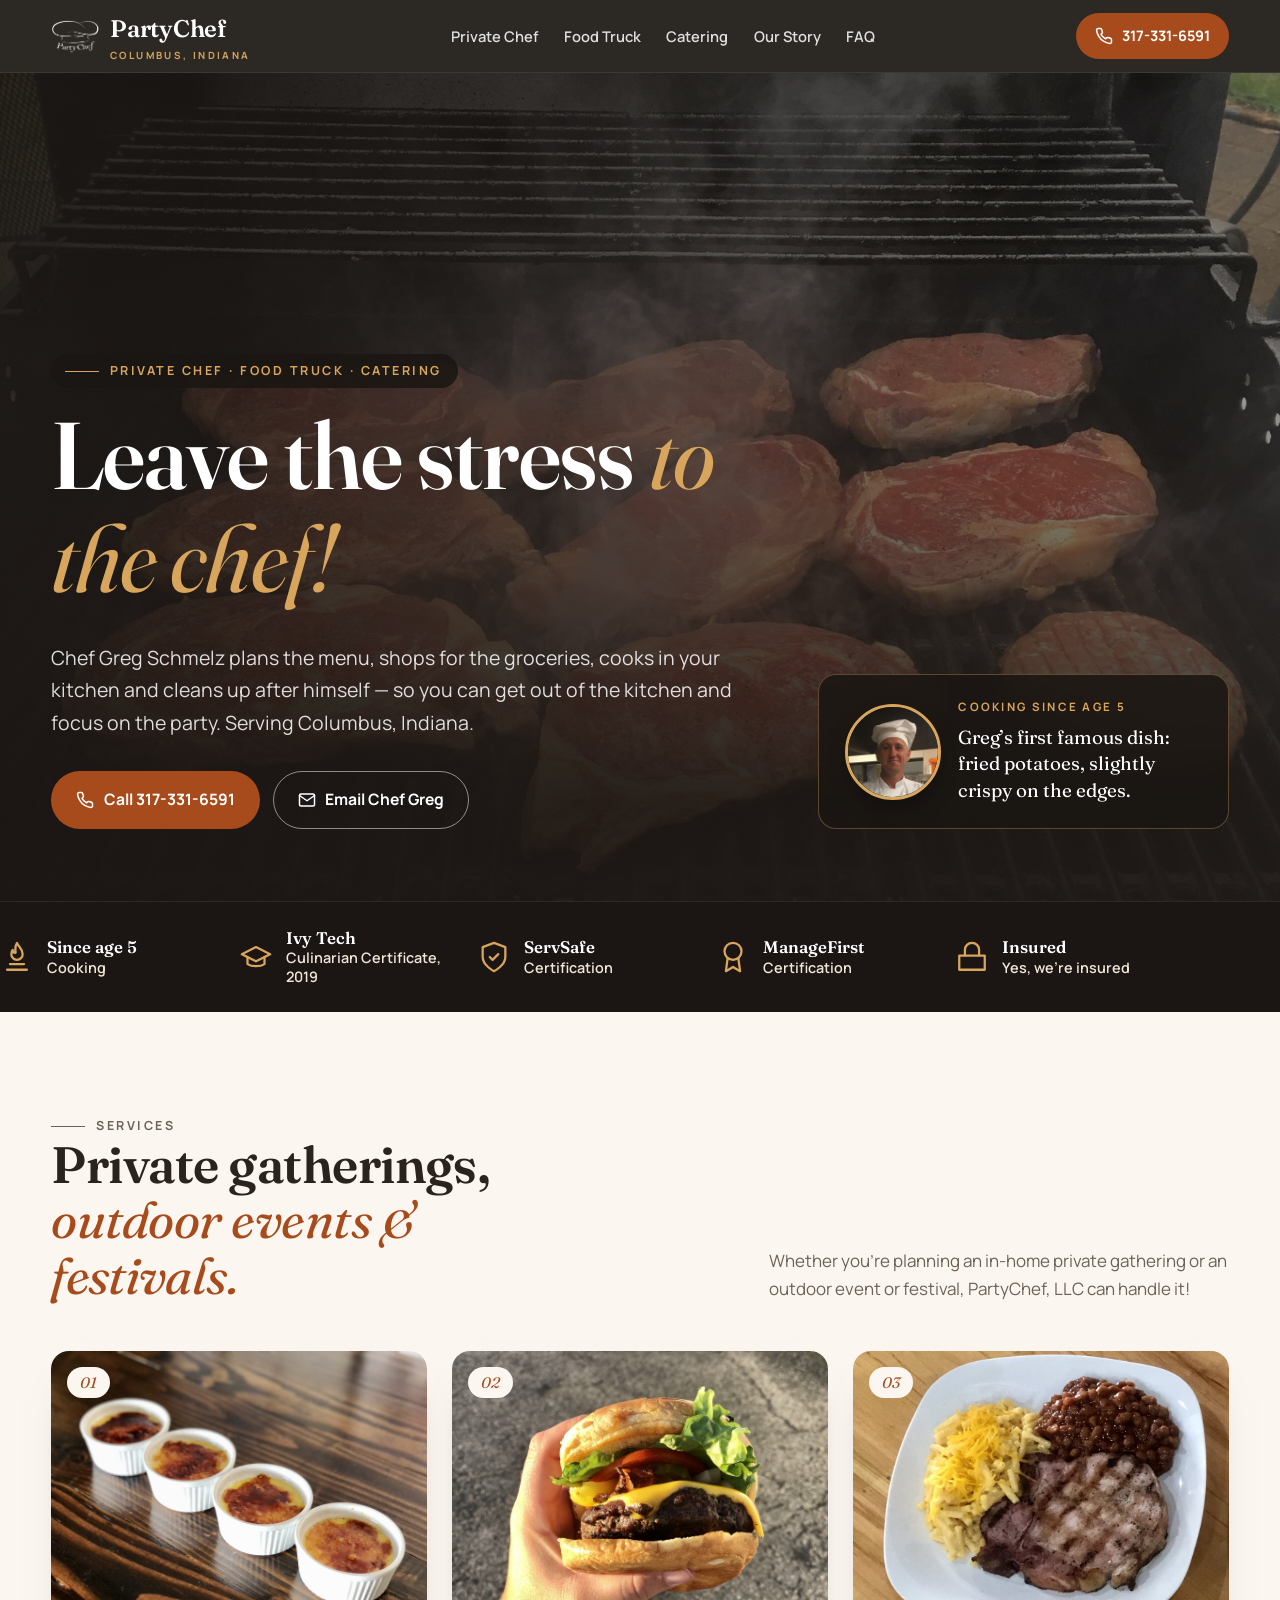
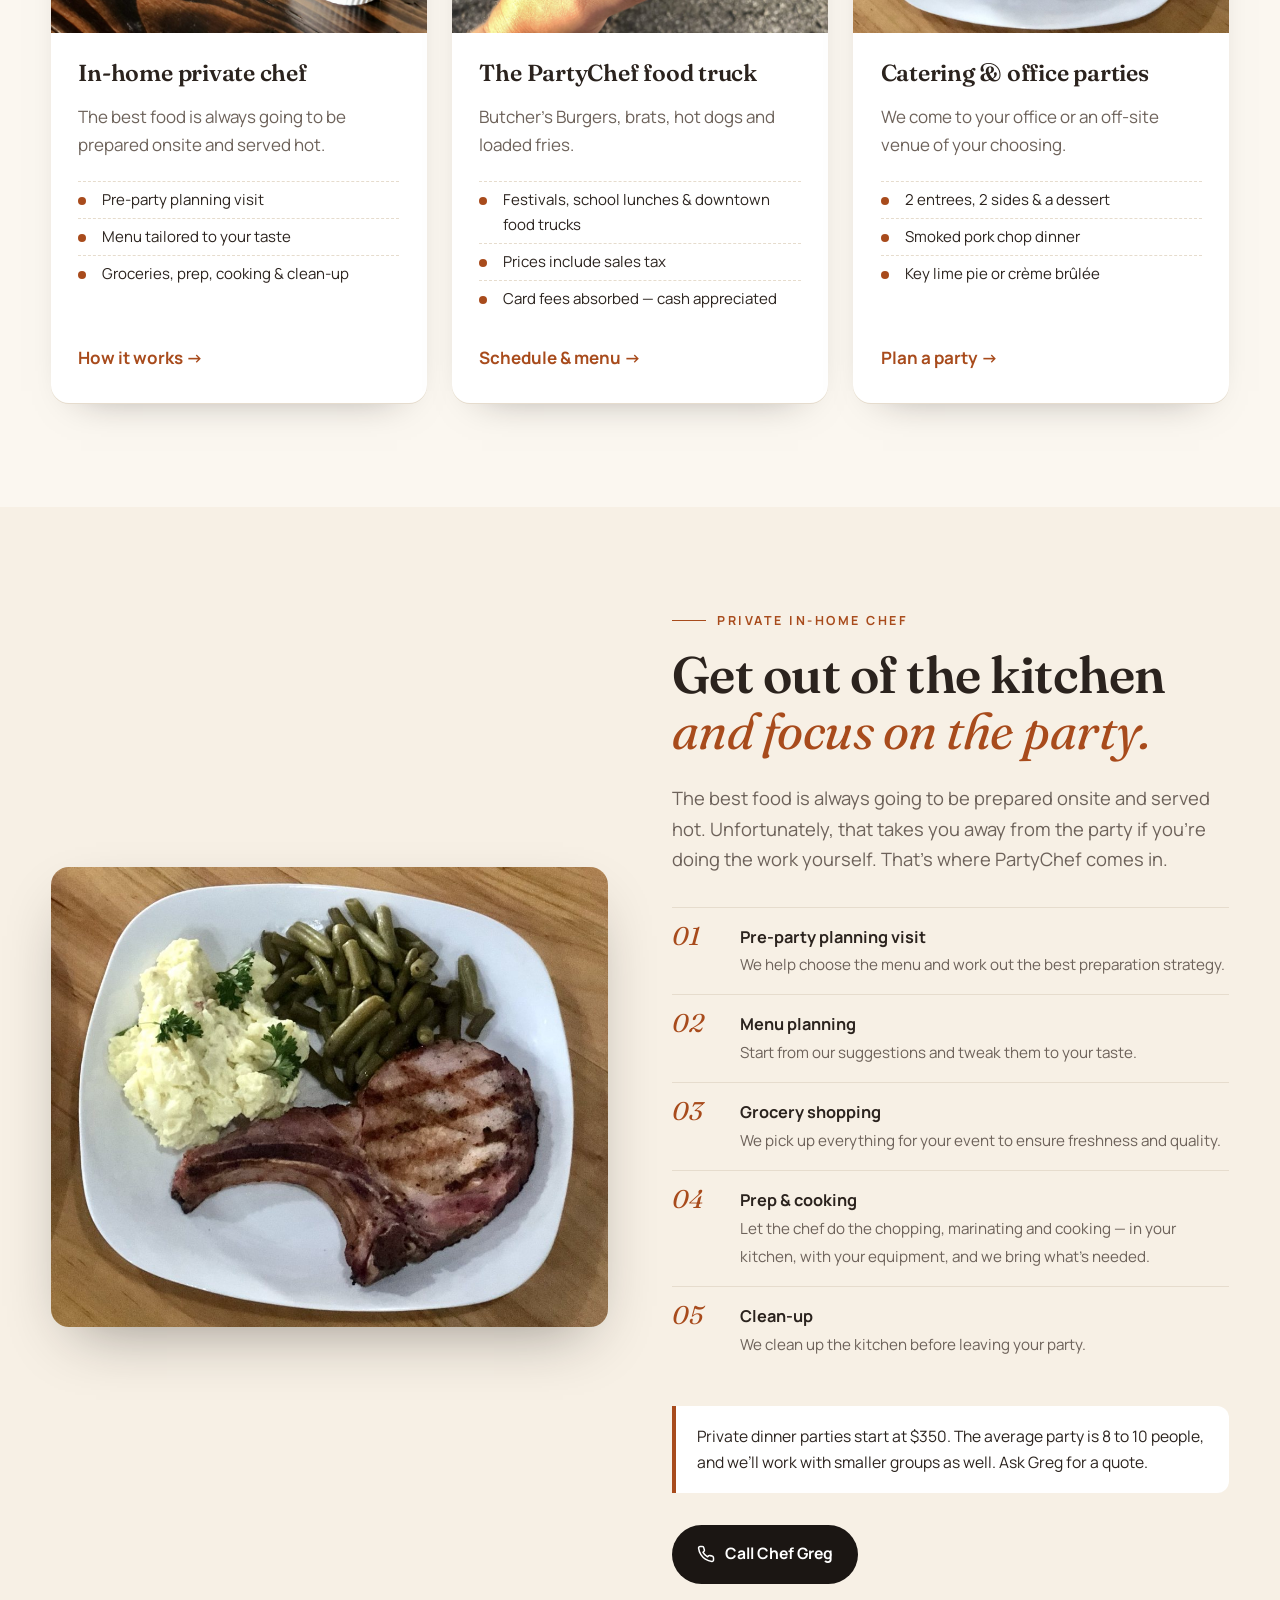
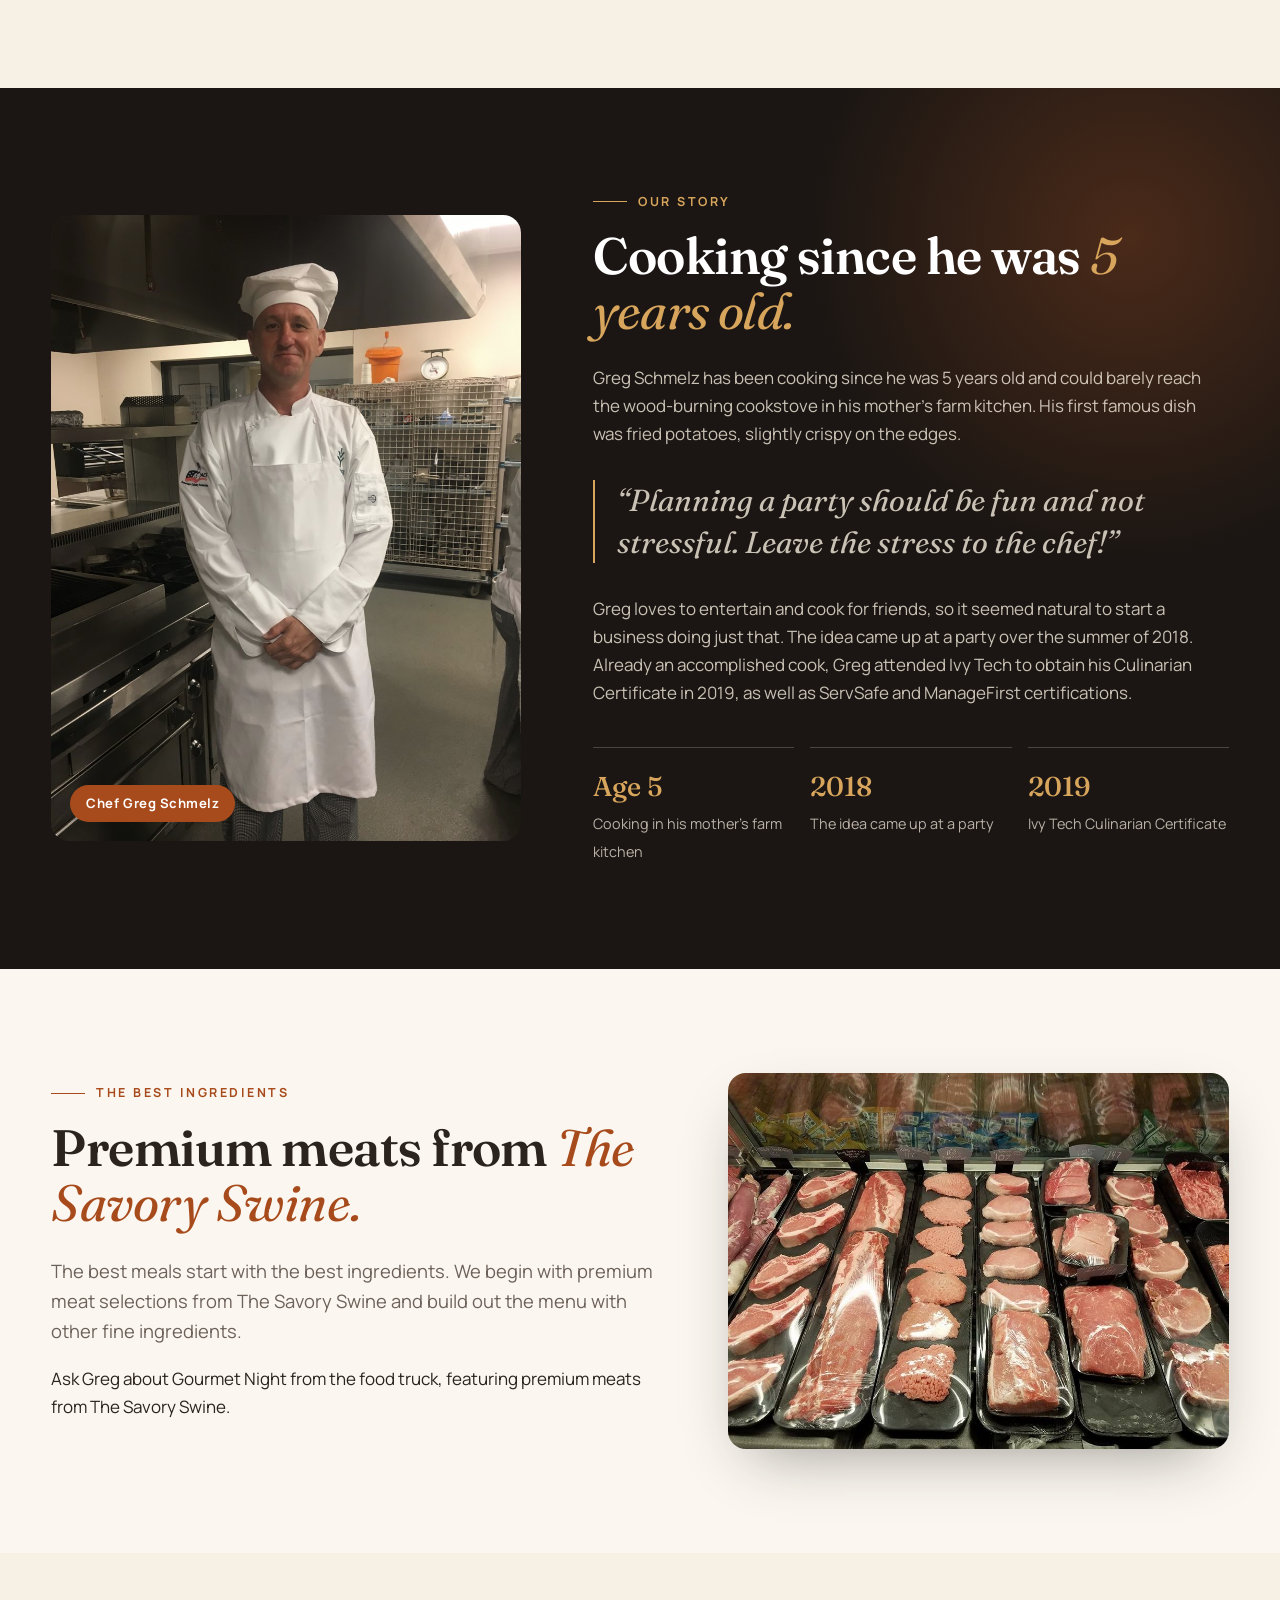
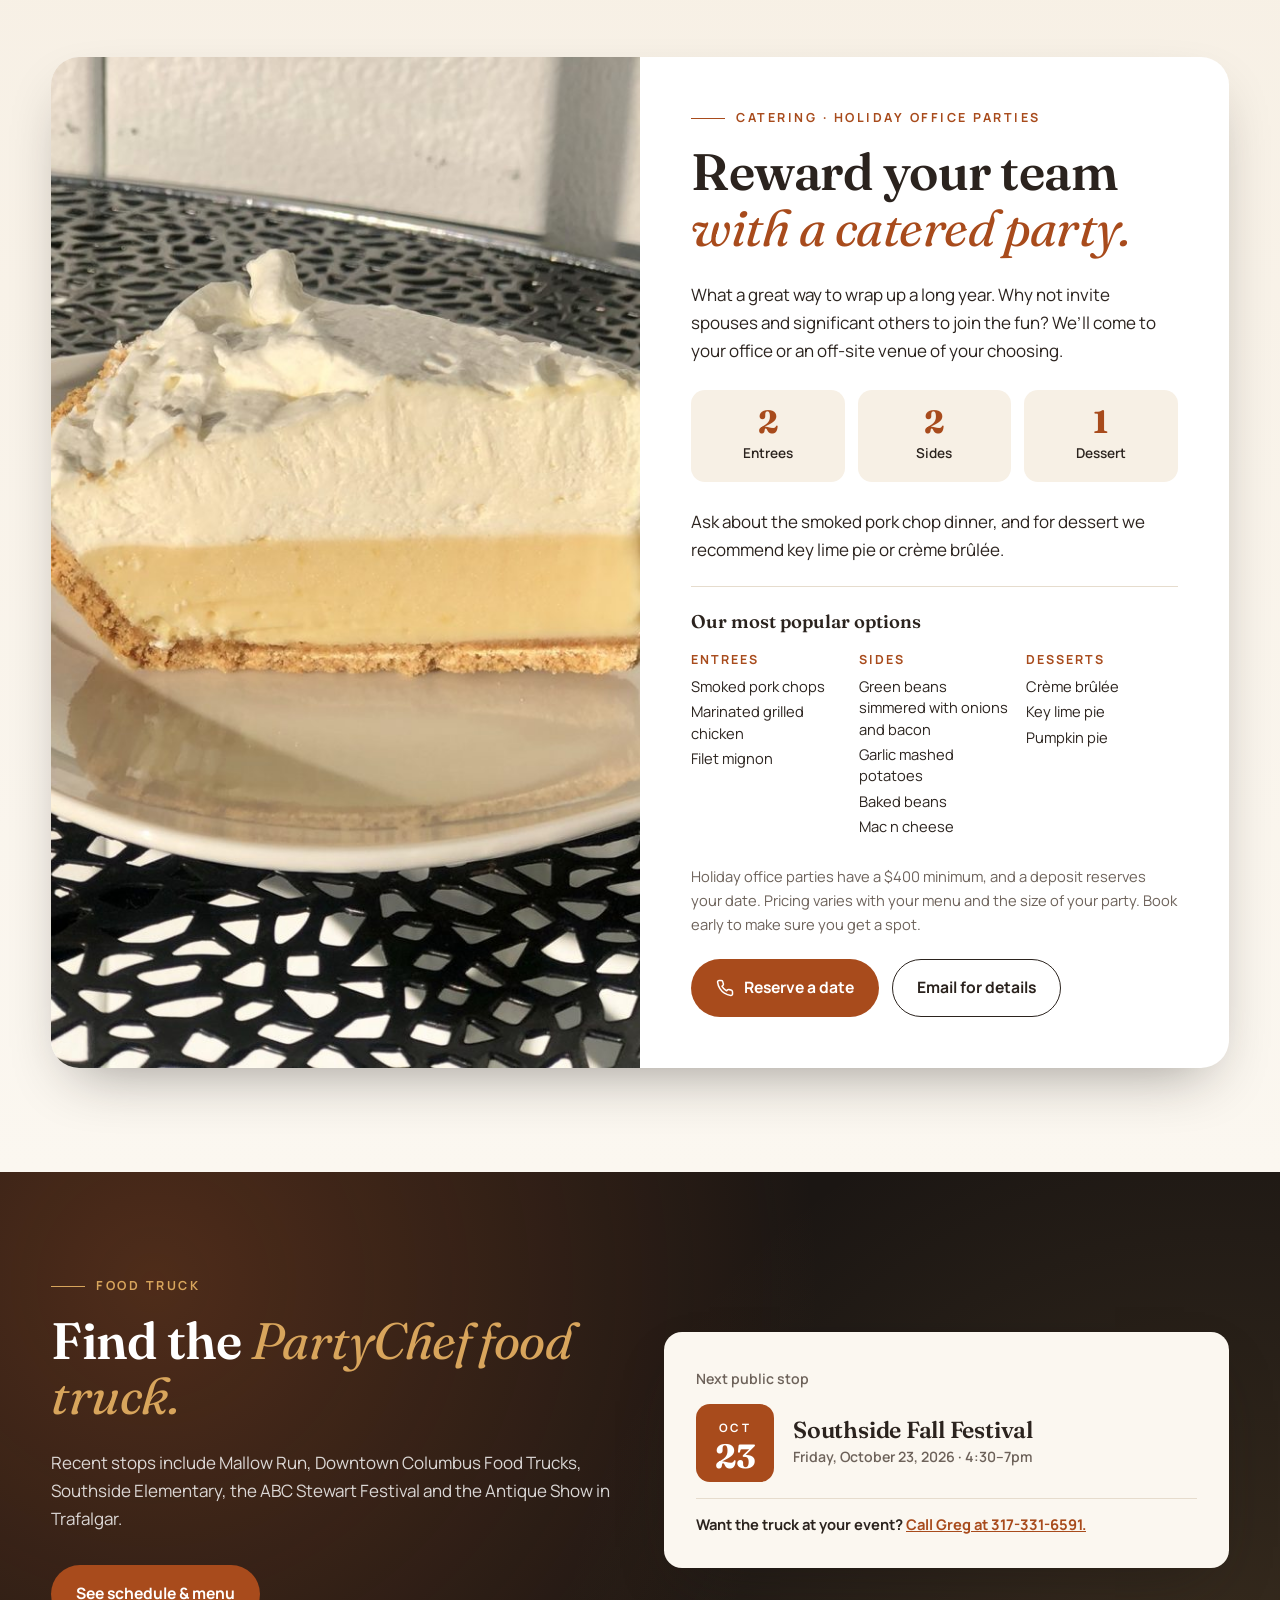
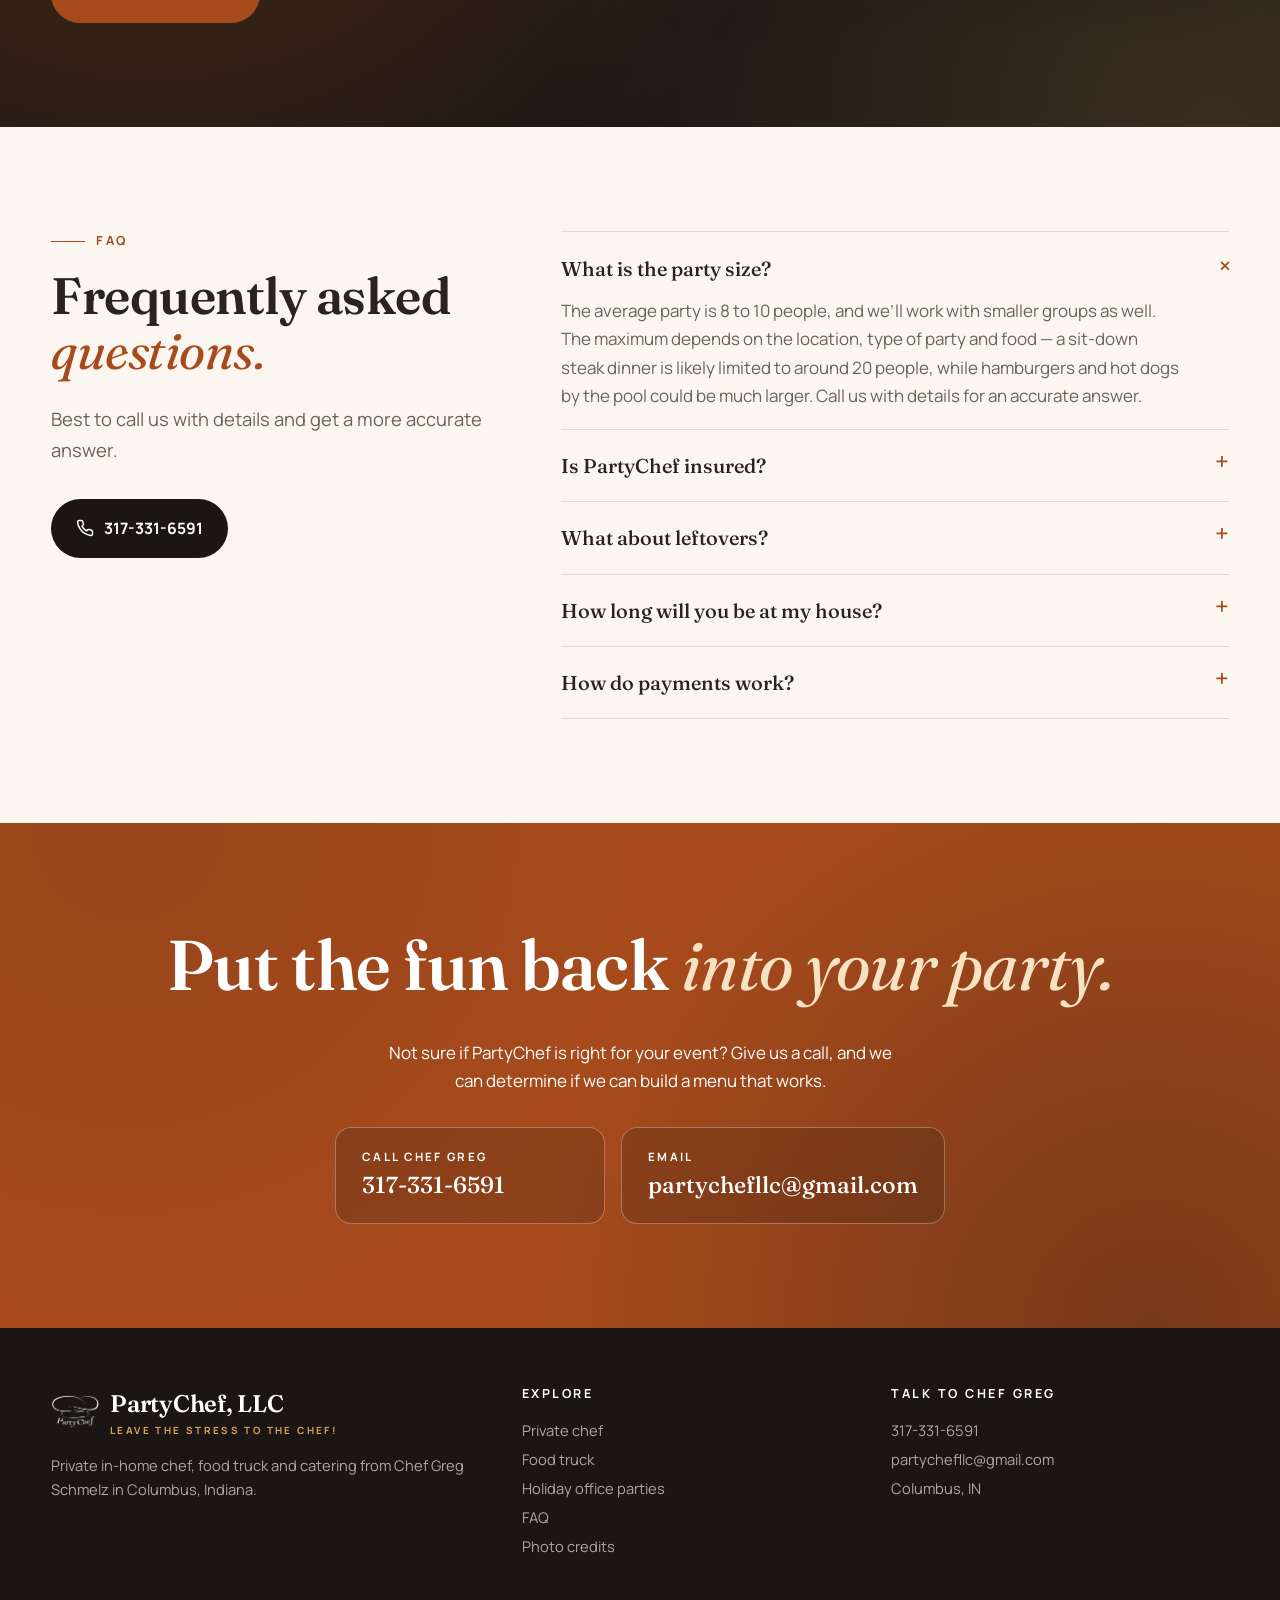
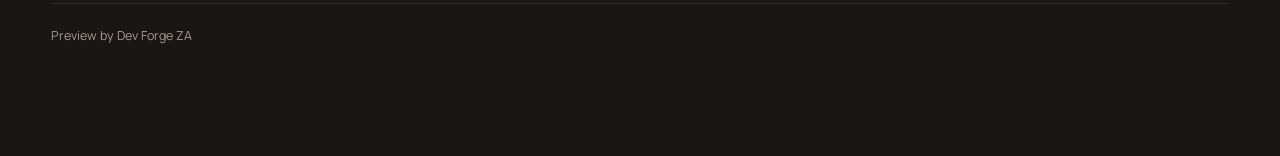
<file: index.html>
<!doctype html>
<html lang="en">
<head>
<meta charset="utf-8">
<meta name="viewport" content="width=device-width, initial-scale=1">
<title>PartyChef, LLC | Private Chef, Food Truck & Catering | Columbus, IN</title>
<meta name="description" content="Chef Greg Schmelz cooks in your kitchen, from his food truck and for your office party in Columbus, Indiana. Leave the stress to the chef! Call 317-331-6591.">
<meta property="og:title" content="PartyChef, LLC | Private Chef, Food Truck & Catering | Columbus, IN">
<meta property="og:description" content="Chef Greg Schmelz cooks in your kitchen, from his food truck and for your office party in Columbus, Indiana. Leave the stress to the chef! Call 317-331-6591.">
<meta property="og:image" content="https://rudsrudibotha.github.io/partychef-preview/images/grill-steaks-crop.jpg">
<meta name="theme-color" content="#1b1613">
<link rel="preconnect" href="https://fonts.googleapis.com">
<link rel="preconnect" href="https://fonts.gstatic.com" crossorigin>
<link href="https://fonts.googleapis.com/css2?family=Fraunces:ital,opsz,wght@0,9..144,400;0,9..144,500;0,9..144,600;1,9..144,400;1,9..144,500&family=Manrope:wght@400;500;600;700&display=swap" rel="stylesheet">
<link rel="stylesheet" href="styles.css">
<link rel="icon" href="images/partychef-logo.png">
</head>
<body>
<header class="site-header">
  <nav class="wrap nav" aria-label="Main">
    <a class="brand" href="index.html"><img src="images/partychef-logo.png" alt="" width="49" height="38"><span>PartyChef<small>Columbus, Indiana</small></span></a>
    <ul id="navlist">
      <li><a href="#private-chef">Private Chef</a></li>
      <li><a href="food-truck.html">Food Truck</a></li>
      <li><a href="#catering">Catering</a></li>
      <li><a href="#story">Our Story</a></li>
      <li><a href="#faq">FAQ</a></li>
    </ul>
    <a class="btn btn-ember" href="tel:+13173316591"><svg viewBox="0 0 24 24" fill="none" stroke="currentColor" stroke-width="2" stroke-linecap="round" stroke-linejoin="round" aria-hidden="true"><path d="M22 16.9v3a2 2 0 0 1-2.2 2 19.8 19.8 0 0 1-8.6-3.1 19.5 19.5 0 0 1-6-6A19.8 19.8 0 0 1 2.1 4.2 2 2 0 0 1 4.1 2h3a2 2 0 0 1 2 1.7c.1.9.4 1.8.7 2.7a2 2 0 0 1-.5 2.1L8 9.8a16 16 0 0 0 6 6l1.3-1.3a2 2 0 0 1 2.1-.4c.9.3 1.8.6 2.7.7a2 2 0 0 1 1.7 2z"/></svg> <span class="nw">317-331-6591</span></a>
    <button class="menu-toggle" aria-label="Open menu" aria-expanded="false" aria-controls="navlist"><svg viewBox="0 0 24 24" fill="none" stroke="currentColor" stroke-width="2" stroke-linecap="round"><path d="M3 6h18M3 12h18M3 18h18"/></svg></button>
  </nav>
</header>
<main>
<section class="hero" style="padding:0">
  <img src="images/grill-steaks-crop.jpg" alt="Steaks searing over a smoking grill, cooked by Chef Greg" width="1800" height="1350" fetchpriority="high">
  <div class="wrap hero-inner">
    <div>
      <p class="eyebrow">Private chef &middot; Food truck &middot; Catering</p>
      <h1>Leave the stress <em>to the chef!</em></h1>
      <p class="lede">Chef Greg Schmelz plans the menu, shops for the groceries, cooks in your kitchen and cleans up after himself &mdash; so you can get out of the kitchen and focus on the party. Serving Columbus, Indiana.</p>
      <div class="cta-row">
        <a class="btn btn-ember" href="tel:+13173316591"><svg viewBox="0 0 24 24" fill="none" stroke="currentColor" stroke-width="2" stroke-linecap="round" stroke-linejoin="round" aria-hidden="true"><path d="M22 16.9v3a2 2 0 0 1-2.2 2 19.8 19.8 0 0 1-8.6-3.1 19.5 19.5 0 0 1-6-6A19.8 19.8 0 0 1 2.1 4.2 2 2 0 0 1 4.1 2h3a2 2 0 0 1 2 1.7c.1.9.4 1.8.7 2.7a2 2 0 0 1-.5 2.1L8 9.8a16 16 0 0 0 6 6l1.3-1.3a2 2 0 0 1 2.1-.4c.9.3 1.8.6 2.7.7a2 2 0 0 1 1.7 2z"/></svg> <span>Call <span class="nw">317-331-6591</span></span></a>
        <a class="btn btn-ghost" href="mailto:partychefllc@gmail.com?subject=Party%20inquiry"><svg viewBox="0 0 24 24" fill="none" stroke="currentColor" stroke-width="2" stroke-linecap="round" stroke-linejoin="round" aria-hidden="true"><rect x="2" y="4" width="20" height="16" rx="2"/><path d="m22 6-10 7L2 6"/></svg> Email Chef Greg</a>
      </div>
    </div>
    <aside class="hero-note">
      <img src="images/chef-greg-portrait.jpg" alt="Chef Greg Schmelz in his chef's hat" width="380" height="380">
      <div>
        <span>Cooking since age 5</span>
        Greg&rsquo;s first famous dish: fried potatoes, slightly crispy on the edges.
      </div>
    </aside>
  </div>
</section>

<div class="creds" aria-label="Credentials">
  <ul class="wrap">
    <li><svg viewBox="0 0 24 24" fill="none" stroke="currentColor" stroke-width="1.6" stroke-linecap="round" stroke-linejoin="round"><path d="M12 2c1 3 4 4 4 8a4 4 0 0 1-8 0c0-2 1-3 1-3s0 2 2 2c0-3-1-4 1-7z"/><path d="M5 21h14M7 17h10"/></svg><span><b>Since age 5</b>Cooking</span></li>
    <li><svg viewBox="0 0 24 24" fill="none" stroke="currentColor" stroke-width="1.6" stroke-linecap="round" stroke-linejoin="round"><path d="M22 10 12 5 2 10l10 5 10-5z"/><path d="M6 12v5c3 2 9 2 12 0v-5"/></svg><span><b>Ivy Tech</b>Culinarian Certificate, 2019</span></li>
    <li><svg viewBox="0 0 24 24" fill="none" stroke="currentColor" stroke-width="1.6" stroke-linecap="round" stroke-linejoin="round"><path d="M12 22s8-4 8-10V5l-8-3-8 3v7c0 6 8 10 8 10z"/><path d="m9 12 2 2 4-4"/></svg><span><b>ServSafe</b>Certification</span></li>
    <li><svg viewBox="0 0 24 24" fill="none" stroke="currentColor" stroke-width="1.6" stroke-linecap="round" stroke-linejoin="round"><circle cx="12" cy="8" r="6"/><path d="M8.2 13 7 22l5-3 5 3-1.2-9"/></svg><span><b>ManageFirst</b>Certification</span></li>
    <li><svg viewBox="0 0 24 24" fill="none" stroke="currentColor" stroke-width="1.6" stroke-linecap="round" stroke-linejoin="round"><path d="M3 11h18v10H3z"/><path d="M7 11V7a5 5 0 0 1 10 0v4"/></svg><span><b>Insured</b>Yes, we&rsquo;re insured</span></li>
  </ul>
</div>

<section id="services">
  <div class="wrap">
    <div class="section-head">
      <div>
        <p class="eyebrow">Services</p>
        <h2>Private gatherings, <em>outdoor events &amp; festivals.</em></h2>
      </div>
      <p>Whether you&rsquo;re planning an in-home private gathering or an outdoor event or festival, PartyChef, LLC can handle it!</p>
    </div>
    <div class="cards">
      <article class="card">
        <figure><img src="images/creme-brulee.jpg" alt="A row of torched crème brûlée ramekins" loading="lazy" width="1600" height="1200"><span class="num">01</span></figure>
        <div class="card-body">
          <h3>In-home private chef</h3>
          <p>The best food is always going to be prepared onsite and served hot.</p>
          <ul><li>Pre-party planning visit</li><li>Menu tailored to your taste</li><li>Groceries, prep, cooking &amp; clean-up</li></ul>
          <a class="card-link" href="#private-chef">How it works &rarr;</a>
        </div>
      </article>
      <article class="card">
        <figure><img src="images/cheeseburger.jpg" alt="A burger with cheese, lettuce and tomato on a toasted bun" loading="lazy" width="1600" height="1200"><span class="num">02</span></figure>
        <div class="card-body">
          <h3>The PartyChef food truck</h3>
          <p>Butcher&rsquo;s Burgers, brats, hot dogs and loaded fries.</p>
          <ul><li>Festivals, school lunches &amp; downtown food trucks</li><li>Prices include sales tax</li><li>Card fees absorbed &mdash; cash appreciated</li></ul>
          <a class="card-link" href="food-truck.html">Schedule &amp; menu &rarr;</a>
        </div>
      </article>
      <article class="card">
        <figure><img src="images/pork-chop-plate-mac.jpg" alt="A grilled pork chop plated with mac and cheese and baked beans" loading="lazy" width="1040" height="780"><span class="num">03</span></figure>
        <div class="card-body">
          <h3>Catering &amp; office parties</h3>
          <p>We come to your office or an off-site venue of your choosing.</p>
          <ul><li>2 entrees, 2 sides &amp; a dessert</li><li>Smoked pork chop dinner</li><li>Key lime pie or crème brûlée</li></ul>
          <a class="card-link" href="#catering">Plan a party &rarr;</a>
        </div>
      </article>
    </div>
  </div>
</section>

<section class="private" id="private-chef">
  <div class="wrap private-grid">
    <div class="photo-stack">
      <img class="main" src="images/pork-chop-plate-beans.jpg" alt="A bone-in pork chop plated with mashed potatoes and green beans" loading="lazy" width="1030" height="850">
    </div>
    <div>
      <p class="eyebrow">Private in-home chef</p>
      <h2>Get out of the kitchen <em>and focus on the party.</em></h2>
      <p class="lede">The best food is always going to be prepared onsite and served hot. Unfortunately, that takes you away from the party if you&rsquo;re doing the work yourself. That&rsquo;s where PartyChef comes in.</p>
      <ol class="steps">
        <li><div><b>Pre-party planning visit</b><span>We help choose the menu and work out the best preparation strategy.</span></div></li>
        <li><div><b>Menu planning</b><span>Start from our suggestions and tweak them to your taste.</span></div></li>
        <li><div><b>Grocery shopping</b><span>We pick up everything for your event to ensure freshness and quality.</span></div></li>
        <li><div><b>Prep &amp; cooking</b><span>Let the chef do the chopping, marinating and cooking &mdash; in your kitchen, with your equipment, and we bring what&rsquo;s needed.</span></div></li>
        <li><div><b>Clean-up</b><span>We clean up the kitchen before leaving your party.</span></div></li>
      </ol>
      <p class="price-note">Private dinner parties start at $350. The average party is 8 to 10 people, and we&rsquo;ll work with smaller groups as well. Ask Greg for a quote.</p>
      <a class="btn btn-dark" href="tel:+13173316591"><svg viewBox="0 0 24 24" fill="none" stroke="currentColor" stroke-width="2" stroke-linecap="round" stroke-linejoin="round" aria-hidden="true"><path d="M22 16.9v3a2 2 0 0 1-2.2 2 19.8 19.8 0 0 1-8.6-3.1 19.5 19.5 0 0 1-6-6A19.8 19.8 0 0 1 2.1 4.2 2 2 0 0 1 4.1 2h3a2 2 0 0 1 2 1.7c.1.9.4 1.8.7 2.7a2 2 0 0 1-.5 2.1L8 9.8a16 16 0 0 0 6 6l1.3-1.3a2 2 0 0 1 2.1-.4c.9.3 1.8.6 2.7.7a2 2 0 0 1 1.7 2z"/></svg> Call Chef Greg</a>
    </div>
  </div>
</section>

<section class="story" id="story">
  <div class="wrap story-grid">
    <figure>
      <img src="images/chef-greg.jpg" alt="Chef Greg Schmelz in his chef's whites in a commercial kitchen" loading="lazy" width="900" height="1200">
      <figcaption>Chef Greg Schmelz</figcaption>
    </figure>
    <div>
      <p class="eyebrow" style="color:var(--gold)">Our story</p>
      <h2>Cooking since he was <em>5 years old.</em></h2>
      <p>Greg Schmelz has been cooking since he was 5 years old and could barely reach the wood-burning cookstove in his mother&rsquo;s farm kitchen. His first famous dish was fried potatoes, slightly crispy on the edges.</p>
      <p class="pull">&ldquo;Planning a party should be fun and not stressful. Leave the stress to the chef!&rdquo;</p>
      <p>Greg loves to entertain and cook for friends, so it seemed natural to start a business doing just that. The idea came up at a party over the summer of 2018. Already an accomplished cook, Greg attended Ivy Tech to obtain his Culinarian Certificate in 2019, as well as ServSafe and ManageFirst certifications.</p>
      <div class="timeline">
        <div><b>Age 5</b><span>Cooking in his mother&rsquo;s farm kitchen</span></div>
        <div><b>2018</b><span>The idea came up at a party</span></div>
        <div><b>2019</b><span>Ivy Tech Culinarian Certificate</span></div>
      </div>
    </div>
  </div>
</section>

<section class="swine">
  <div class="wrap swine-grid">
    <div>
      <p class="eyebrow">The best ingredients</p>
      <h2>Premium meats from <em>The Savory Swine.</em></h2>
      <p class="lede">The best meals start with the best ingredients. We begin with premium meat selections from The Savory Swine and build out the menu with other fine ingredients.</p>
      <p>Ask Greg about Gourmet Night from the food truck, featuring premium meats from The Savory Swine.</p>
    </div>
    <img src="images/meat-display.jpg" alt="A display case of fresh cuts of pork and beef" loading="lazy" width="960" height="720">
  </div>
</section>

<section class="office" id="catering">
  <div class="wrap">
    <div class="office-card">
      <img src="images/key-lime-pie.jpg" alt="A slice of key lime pie with whipped cream" loading="lazy" width="1400" height="1050">
      <div class="office-body">
        <p class="eyebrow">Catering &middot; Holiday office parties</p>
        <h2>Reward your team <em>with a catered party.</em></h2>
        <p>What a great way to wrap up a long year. Why not invite spouses and significant others to join the fun? We&rsquo;ll come to your office or an off-site venue of your choosing.</p>
        <div class="menu-formula">
          <div><b>2</b><span>Entrees</span></div>
          <div><b>2</b><span>Sides</span></div>
          <div><b>1</b><span>Dessert</span></div>
        </div>
        <p>Ask about the smoked pork chop dinner, and for dessert we recommend key lime pie or crème brûlée.</p>
        <div class="popular">
          <p class="popular-title">Our most popular options</p>
          <div class="popular-grid">
            <div><b>Entrees</b><ul><li>Smoked pork chops</li><li>Marinated grilled chicken</li><li>Filet mignon</li></ul></div>
            <div><b>Sides</b><ul><li>Green beans simmered with onions and bacon</li><li>Garlic mashed potatoes</li><li>Baked beans</li><li>Mac n cheese</li></ul></div>
            <div><b>Desserts</b><ul><li>Crème brûlée</li><li>Key lime pie</li><li>Pumpkin pie</li></ul></div>
          </div>
        </div>
        <p class="fine">Holiday office parties have a $400 minimum, and a deposit reserves your date. Pricing varies with your menu and the size of your party. Book early to make sure you get a spot.</p>
        <div class="cta-row" style="margin-top:1.4rem">
          <a class="btn btn-ember" href="tel:+13173316591"><svg viewBox="0 0 24 24" fill="none" stroke="currentColor" stroke-width="2" stroke-linecap="round" stroke-linejoin="round" aria-hidden="true"><path d="M22 16.9v3a2 2 0 0 1-2.2 2 19.8 19.8 0 0 1-8.6-3.1 19.5 19.5 0 0 1-6-6A19.8 19.8 0 0 1 2.1 4.2 2 2 0 0 1 4.1 2h3a2 2 0 0 1 2 1.7c.1.9.4 1.8.7 2.7a2 2 0 0 1-.5 2.1L8 9.8a16 16 0 0 0 6 6l1.3-1.3a2 2 0 0 1 2.1-.4c.9.3 1.8.6 2.7.7a2 2 0 0 1 1.7 2z"/></svg> Reserve a date</a>
          <a class="btn btn-line" href="mailto:partychefllc@gmail.com?subject=Holiday%20office%20party">Email for details</a>
        </div>
      </div>
    </div>
  </div>
</section>

<section class="truck">
  <div class="wrap">
    <div>
      <p class="eyebrow" style="color:var(--gold)">Food truck</p>
      <h2>Find the <em>PartyChef food truck.</em></h2>
      <p>Recent stops include Mallow Run, Downtown Columbus Food Trucks, Southside Elementary, the ABC Stewart Festival and the Antique Show in Trafalgar.</p>
      <div class="cta-row"><a class="btn btn-ember" href="food-truck.html">See schedule &amp; menu</a></div>
    </div>
    <div class="next-stop">
      <small>Next public stop</small>
      <div class="date" style="margin-top:.8rem">
        <div class="cal"><span>Oct</span><b>23</b></div>
        <div><h3>Southside Fall Festival</h3><small>Friday, <span class="nw">October 23,</span> 2026 &middot; <span class="nw">4:30&ndash;7pm</span></small></div>
      </div>
      <p class="fine" style="margin:0;padding-top:.8rem;border-top:1px solid var(--line)"><b>Want the truck at your event?</b> <a href="tel:+13173316591">Call Greg at <span class="nw">317-331-6591</span>.</a></p>
    </div>
  </div>
</section>

<section id="faq">
  <div class="wrap faq-grid">
    <div>
      <p class="eyebrow">FAQ</p>
      <h2>Frequently asked <em>questions.</em></h2>
      <p class="lede">Best to call us with details and get a more accurate answer.</p>
      <a class="btn btn-dark" href="tel:+13173316591" style="margin-top:1rem"><svg viewBox="0 0 24 24" fill="none" stroke="currentColor" stroke-width="2" stroke-linecap="round" stroke-linejoin="round" aria-hidden="true"><path d="M22 16.9v3a2 2 0 0 1-2.2 2 19.8 19.8 0 0 1-8.6-3.1 19.5 19.5 0 0 1-6-6A19.8 19.8 0 0 1 2.1 4.2 2 2 0 0 1 4.1 2h3a2 2 0 0 1 2 1.7c.1.9.4 1.8.7 2.7a2 2 0 0 1-.5 2.1L8 9.8a16 16 0 0 0 6 6l1.3-1.3a2 2 0 0 1 2.1-.4c.9.3 1.8.6 2.7.7a2 2 0 0 1 1.7 2z"/></svg> <span class="nw">317-331-6591</span></a>
    </div>
    <div>
      <details open><summary>What is the party size?</summary><p>The average party is 8 to 10 people, and we&rsquo;ll work with smaller groups as well. The maximum depends on the location, type of party and food &mdash; a sit-down steak dinner is likely limited to around 20 people, while hamburgers and hot dogs by the pool could be much larger. Call us with details for an accurate answer.</p></details>
      <details><summary>Is PartyChef insured?</summary><p>Yes. We&rsquo;re insured to cover any accidents that may occur in your kitchen as a result of PartyChef and our employees. Details of the policy can be discussed at the event planning meeting.</p></details>
      <details><summary>What about leftovers?</summary><p>You&rsquo;ve paid for the service and the food, so you keep the leftovers.</p></details>
      <details><summary>How long will you be at my house?</summary><p>It depends on the meal and menu. Crème brûlée, for example, extends the prep time. On-site time is tailored to your party.</p></details>
      <details><summary>How do payments work?</summary><p>We take 50% at booking and the remainder at the end of the party. We accept cash, personal checks and money orders.</p></details>
    </div>
  </div>
</section>

<section class="contact" id="contact">
  <div class="wrap">
    <h2>Put the fun back <em>into your party.</em></h2>
    <p>Not sure if PartyChef is right for your event? Give us a call, and we can determine if we can build a menu that works.</p>
    <div class="contact-tiles">
      <a class="tile" href="tel:+13173316591"><small>Call Chef Greg</small><b><span class="nw">317-331-6591</span></b></a>
      <a class="tile" href="mailto:partychefllc@gmail.com"><small>Email</small><b>partychefllc@gmail.com</b></a>
    </div>
  </div>
</section>
</main>
<footer>
  <div class="wrap">
    <div class="foot">
      <div>
        <a class="brand" href="index.html"><img src="images/partychef-logo.png" alt="PartyChef logo" width="49" height="38"><span>PartyChef, LLC<small>Leave the stress to the chef!</small></span></a>
        <p>Private in-home chef, food truck and catering from Chef Greg Schmelz in Columbus, Indiana.</p>
      </div>
      <div>
        <h4>Explore</h4>
        <ul>
          <li><a href="index.html#private-chef">Private chef</a></li>
          <li><a href="food-truck.html">Food truck</a></li>
          <li><a href="index.html#catering">Holiday office parties</a></li>
          <li><a href="index.html#faq">FAQ</a></li>
          <li><a href="SOURCES.txt">Photo credits</a></li>
        </ul>
      </div>
      <div>
        <h4>Talk to Chef Greg</h4>
        <ul>
          <li><a href="tel:+13173316591"><span class="nw">317-331-6591</span></a></li>
          <li><a href="mailto:partychefllc@gmail.com">partychefllc@gmail.com</a></li>
          <li>Columbus, IN</li>
        </ul>
      </div>
    </div>
    <p class="disclaimer">Preview by Dev Forge ZA</p>
  </div>
</footer>
<div class="callbar">
  <a href="tel:+13173316591"><svg viewBox="0 0 24 24" fill="none" stroke="currentColor" stroke-width="2" stroke-linecap="round" stroke-linejoin="round" aria-hidden="true"><path d="M22 16.9v3a2 2 0 0 1-2.2 2 19.8 19.8 0 0 1-8.6-3.1 19.5 19.5 0 0 1-6-6A19.8 19.8 0 0 1 2.1 4.2 2 2 0 0 1 4.1 2h3a2 2 0 0 1 2 1.7c.1.9.4 1.8.7 2.7a2 2 0 0 1-.5 2.1L8 9.8a16 16 0 0 0 6 6l1.3-1.3a2 2 0 0 1 2.1-.4c.9.3 1.8.6 2.7.7a2 2 0 0 1 1.7 2z"/></svg> Call Chef Greg</a>
  <a href="mailto:partychefllc@gmail.com"><svg viewBox="0 0 24 24" fill="none" stroke="currentColor" stroke-width="2" stroke-linecap="round" stroke-linejoin="round" aria-hidden="true"><rect x="2" y="4" width="20" height="16" rx="2"/><path d="m22 6-10 7L2 6"/></svg> Email</a>
</div>
<script>
  const t=document.querySelector('.menu-toggle'),l=document.getElementById('navlist');
  const ICON_OPEN='<path d="M3 6h18M3 12h18M3 18h18"/>',ICON_CLOSE='<path d="M6 6l12 12M18 6 6 18"/>';
  function setMenu(o){l.classList.toggle('open',o);t.setAttribute('aria-expanded',o);t.setAttribute('aria-label',o?'Close menu':'Open menu');t.querySelector('svg').innerHTML=o?ICON_CLOSE:ICON_OPEN}
  t.addEventListener('click',()=>setMenu(!l.classList.contains('open')));
  l.querySelectorAll('a').forEach(a=>a.addEventListener('click',()=>setMenu(false)));
  document.addEventListener('keydown',e=>{if(e.key==='Escape'&&l.classList.contains('open')){setMenu(false);t.focus()}});
</script>
</body>
</html>
</file>
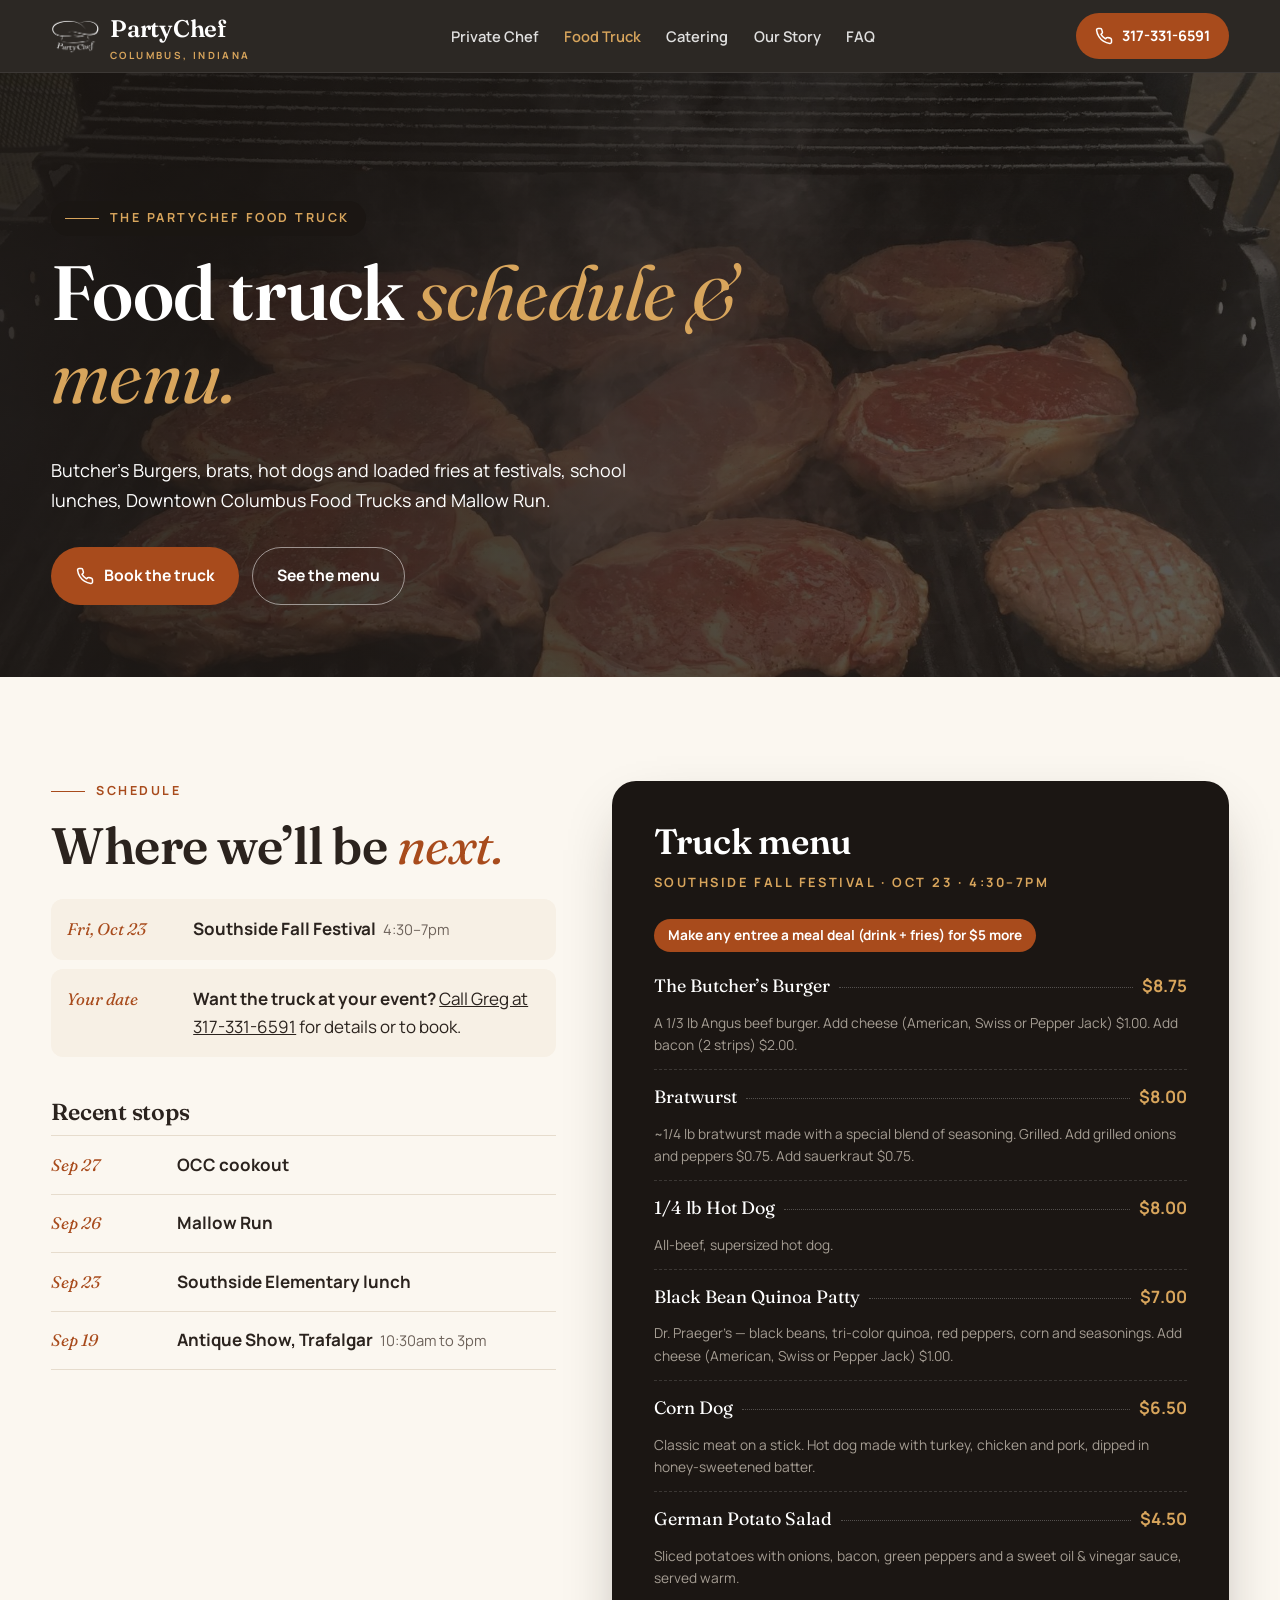
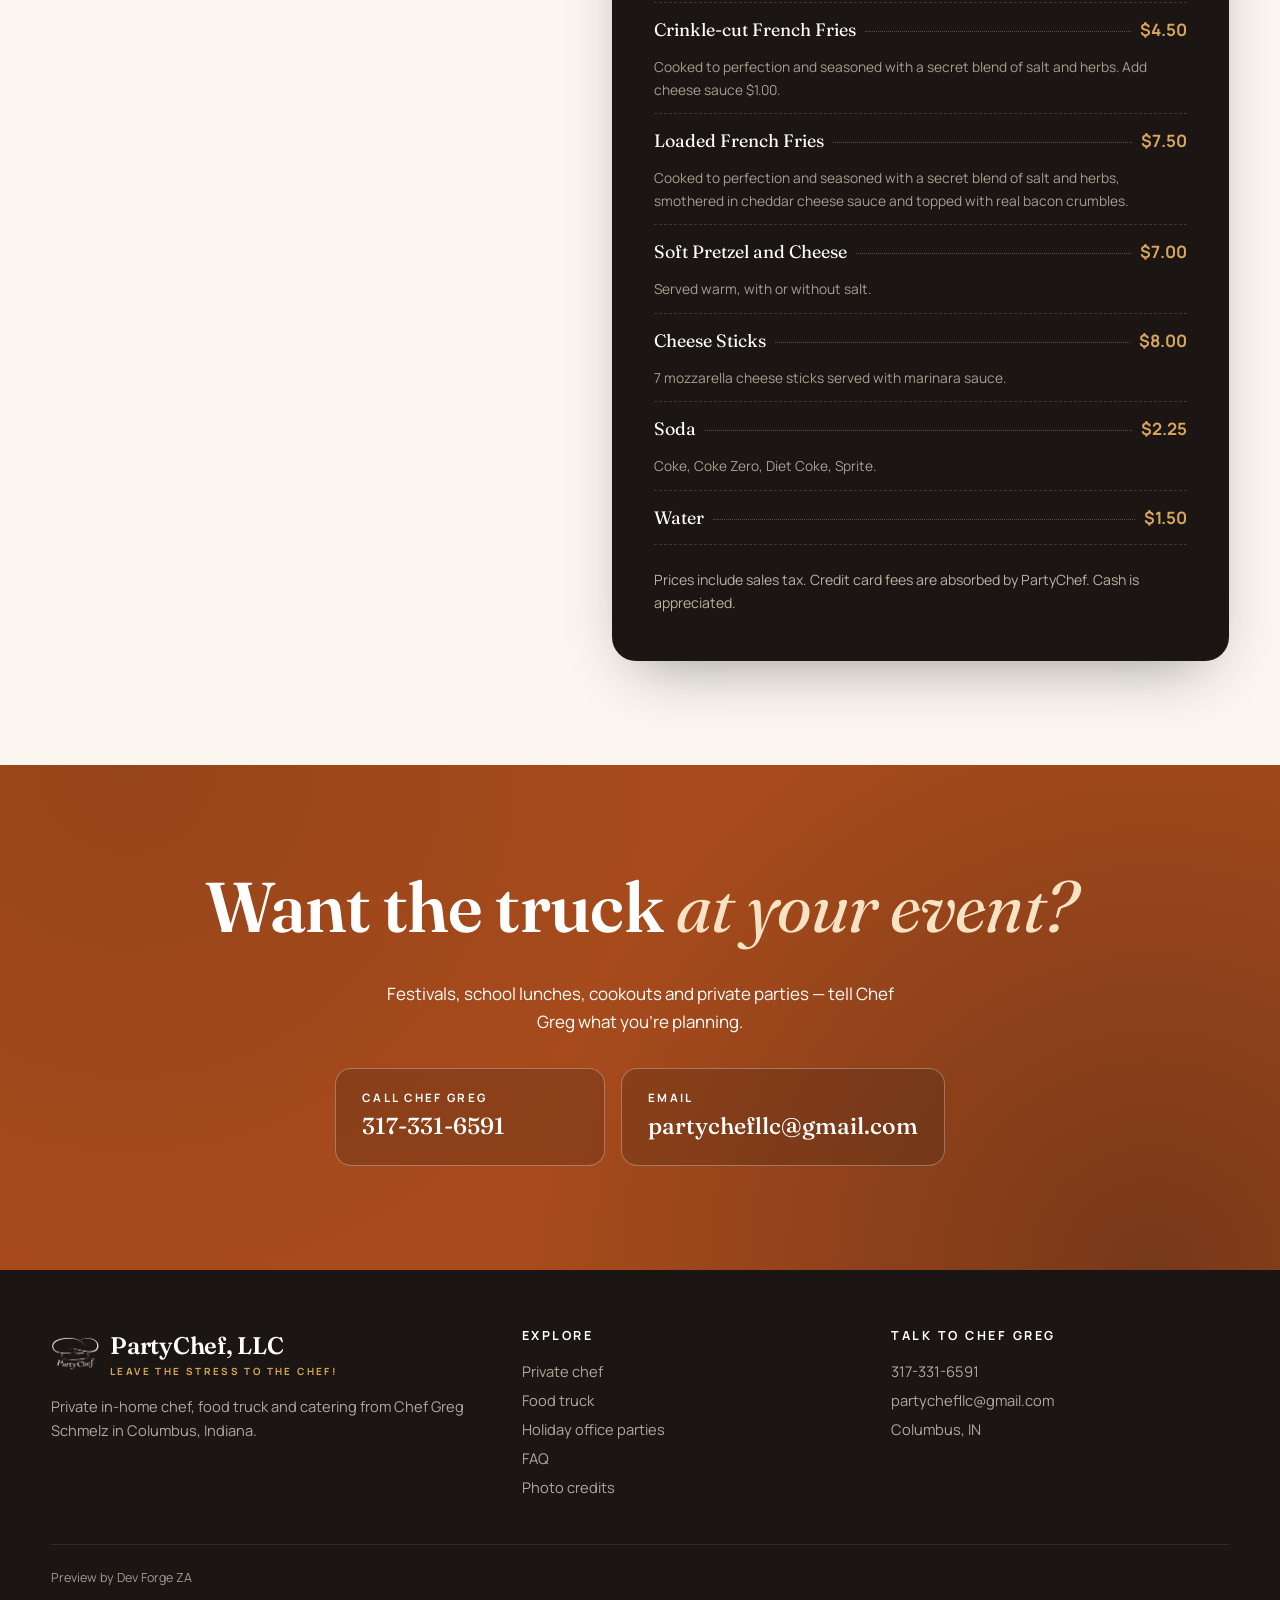
<file: food-truck.html>
<!doctype html>
<html lang="en">
<head>
<meta charset="utf-8">
<meta name="viewport" content="width=device-width, initial-scale=1">
<title>Food Truck Schedule & Menu | PartyChef, LLC | Columbus, IN</title>
<meta name="description" content="Where to find the PartyChef food truck and what's on the menu. Book the truck: 317-331-6591.">
<meta property="og:title" content="Food Truck Schedule & Menu | PartyChef, LLC | Columbus, IN">
<meta property="og:description" content="Where to find the PartyChef food truck and what's on the menu. Book the truck: 317-331-6591.">
<meta property="og:image" content="https://rudsrudibotha.github.io/partychef-preview/images/grill-steaks-crop.jpg">
<meta name="theme-color" content="#1b1613">
<link rel="preconnect" href="https://fonts.googleapis.com">
<link rel="preconnect" href="https://fonts.gstatic.com" crossorigin>
<link href="https://fonts.googleapis.com/css2?family=Fraunces:ital,opsz,wght@0,9..144,400;0,9..144,500;0,9..144,600;1,9..144,400;1,9..144,500&family=Manrope:wght@400;500;600;700&display=swap" rel="stylesheet">
<link rel="stylesheet" href="styles.css">
<link rel="icon" href="images/partychef-logo.png">
</head>
<body>
<header class="site-header">
  <nav class="wrap nav" aria-label="Main">
    <a class="brand" href="index.html"><img src="images/partychef-logo.png" alt="" width="49" height="38"><span>PartyChef<small>Columbus, Indiana</small></span></a>
    <ul id="navlist">
      <li><a href="index.html#private-chef">Private Chef</a></li>
      <li><a href="food-truck.html" aria-current="page">Food Truck</a></li>
      <li><a href="index.html#catering">Catering</a></li>
      <li><a href="index.html#story">Our Story</a></li>
      <li><a href="index.html#faq">FAQ</a></li>
    </ul>
    <a class="btn btn-ember" href="tel:+13173316591"><svg viewBox="0 0 24 24" fill="none" stroke="currentColor" stroke-width="2" stroke-linecap="round" stroke-linejoin="round" aria-hidden="true"><path d="M22 16.9v3a2 2 0 0 1-2.2 2 19.8 19.8 0 0 1-8.6-3.1 19.5 19.5 0 0 1-6-6A19.8 19.8 0 0 1 2.1 4.2 2 2 0 0 1 4.1 2h3a2 2 0 0 1 2 1.7c.1.9.4 1.8.7 2.7a2 2 0 0 1-.5 2.1L8 9.8a16 16 0 0 0 6 6l1.3-1.3a2 2 0 0 1 2.1-.4c.9.3 1.8.6 2.7.7a2 2 0 0 1 1.7 2z"/></svg> <span class="nw">317-331-6591</span></a>
    <button class="menu-toggle" aria-label="Open menu" aria-expanded="false" aria-controls="navlist"><svg viewBox="0 0 24 24" fill="none" stroke="currentColor" stroke-width="2" stroke-linecap="round"><path d="M3 6h18M3 12h18M3 18h18"/></svg></button>
  </nav>
</header>
<main>
<section class="page-hero">
  <img src="images/grill-steaks-crop.jpg" alt="" width="1800" height="1350">
  <div class="wrap">
    <p class="eyebrow">The PartyChef food truck</p>
    <h1>Food truck <em>schedule &amp; menu.</em></h1>
    <p>Butcher&rsquo;s Burgers, brats, hot dogs and loaded fries at festivals, school lunches, Downtown Columbus Food Trucks and Mallow Run.</p>
    <div class="cta-row">
      <a class="btn btn-ember" href="tel:+13173316591"><svg viewBox="0 0 24 24" fill="none" stroke="currentColor" stroke-width="2" stroke-linecap="round" stroke-linejoin="round" aria-hidden="true"><path d="M22 16.9v3a2 2 0 0 1-2.2 2 19.8 19.8 0 0 1-8.6-3.1 19.5 19.5 0 0 1-6-6A19.8 19.8 0 0 1 2.1 4.2 2 2 0 0 1 4.1 2h3a2 2 0 0 1 2 1.7c.1.9.4 1.8.7 2.7a2 2 0 0 1-.5 2.1L8 9.8a16 16 0 0 0 6 6l1.3-1.3a2 2 0 0 1 2.1-.4c.9.3 1.8.6 2.7.7a2 2 0 0 1 1.7 2z"/></svg> Book the truck</a>
      <a class="btn btn-ghost" href="#menu">See the menu</a>
    </div>
  </div>
</section>

<section id="schedule">
  <div class="wrap sched-grid">
    <div>
      <p class="eyebrow">Schedule</p>
      <h2>Where we&rsquo;ll be <em>next.</em></h2>
      <ul class="stops">
        <li class="upcoming"><time datetime="2026-10-23">Fri, Oct 23</time><div><b>Southside Fall Festival</b><span><span class="nw">4:30&ndash;7pm</span></span></div></li>
        <li class="upcoming"><time>Your date</time><div><b>Want the truck at your event?</b> <a href="tel:+13173316591">Call Greg at <span class="nw">317-331-6591</span></a> for details or to book.</div></li>
      </ul>

      <h3 style="margin-top:2.6rem">Recent stops</h3>
      <ul class="stops">
        <li><time datetime="2026-09-27">Sep 27</time><div><b>OCC cookout</b></div></li>
        <li><time datetime="2026-09-26">Sep 26</time><div><b>Mallow Run</b></div></li>
        <li><time datetime="2026-09-23">Sep 23</time><div><b>Southside Elementary lunch</b></div></li>
        <li><time datetime="2026-09-19">Sep 19</time><div><b>Antique Show, Trafalgar</b><span><span class="nw">10:30am to 3pm</span></span></div></li>
      </ul>
    </div>

    <div class="menu-board" id="menu">
      <h2>Truck menu</h2>
      <p class="sub">Southside Fall Festival &middot; <span class="nw">Oct 23</span> &middot; <span class="nw">4:30&ndash;7pm</span></p>
      <span class="deal">Make any entree a meal deal (drink + fries) for $5 more</span>
      <div class="menu-item"><span class="name">The Butcher&rsquo;s Burger</span><span class="dots"></span><span class="price">$8.75</span><p>A 1/3 lb Angus beef burger. Add cheese (American, Swiss or Pepper Jack) $1.00. Add bacon (2 strips) $2.00.</p></div>
      <div class="menu-item"><span class="name">Bratwurst</span><span class="dots"></span><span class="price">$8.00</span><p>~1/4 lb bratwurst made with a special blend of seasoning. Grilled. Add grilled onions and peppers $0.75. Add sauerkraut $0.75.</p></div>
      <div class="menu-item"><span class="name">1/4 lb Hot Dog</span><span class="dots"></span><span class="price">$8.00</span><p>All-beef, supersized hot dog.</p></div>
      <div class="menu-item"><span class="name">Black Bean Quinoa Patty</span><span class="dots"></span><span class="price">$7.00</span><p>Dr. Praeger&rsquo;s &mdash; black beans, tri-color quinoa, red peppers, corn and seasonings. Add cheese (American, Swiss or Pepper Jack) $1.00.</p></div>
      <div class="menu-item"><span class="name">Corn Dog</span><span class="dots"></span><span class="price">$6.50</span><p>Classic meat on a stick. Hot dog made with turkey, chicken and pork, dipped in honey-sweetened batter.</p></div>
      <div class="menu-item"><span class="name">German Potato Salad</span><span class="dots"></span><span class="price">$4.50</span><p>Sliced potatoes with onions, bacon, green peppers and a sweet oil &amp; vinegar sauce, served warm.</p></div>
      <div class="menu-item"><span class="name">Crinkle-cut French Fries</span><span class="dots"></span><span class="price">$4.50</span><p>Cooked to perfection and seasoned with a secret blend of salt and herbs. Add cheese sauce $1.00.</p></div>
      <div class="menu-item"><span class="name">Loaded French Fries</span><span class="dots"></span><span class="price">$7.50</span><p>Cooked to perfection and seasoned with a secret blend of salt and herbs, smothered in cheddar cheese sauce and topped with real bacon crumbles.</p></div>
      <div class="menu-item"><span class="name">Soft Pretzel and Cheese</span><span class="dots"></span><span class="price">$7.00</span><p>Served warm, with or without salt.</p></div>
      <div class="menu-item"><span class="name">Cheese Sticks</span><span class="dots"></span><span class="price">$8.00</span><p>7 mozzarella cheese sticks served with marinara sauce.</p></div>
      <div class="menu-item"><span class="name">Soda</span><span class="dots"></span><span class="price">$2.25</span><p>Coke, Coke Zero, Diet Coke, Sprite.</p></div>
      <div class="menu-item"><span class="name">Water</span><span class="dots"></span><span class="price">$1.50</span></div>
      <div class="menu-notes">
        <p>Prices include sales tax. Credit card fees are absorbed by PartyChef. Cash is appreciated.</p>
      </div>
    </div>
  </div>
</section>

<section class="contact">
  <div class="wrap">
    <h2>Want the truck <em>at your event?</em></h2>
    <p>Festivals, school lunches, cookouts and private parties &mdash; tell Chef Greg what you&rsquo;re planning.</p>
    <div class="contact-tiles">
      <a class="tile" href="tel:+13173316591"><small>Call Chef Greg</small><b><span class="nw">317-331-6591</span></b></a>
      <a class="tile" href="mailto:partychefllc@gmail.com?subject=Food%20truck%20booking"><small>Email</small><b>partychefllc@gmail.com</b></a>
    </div>
  </div>
</section>
</main>
<footer>
  <div class="wrap">
    <div class="foot">
      <div>
        <a class="brand" href="index.html"><img src="images/partychef-logo.png" alt="PartyChef logo" width="49" height="38"><span>PartyChef, LLC<small>Leave the stress to the chef!</small></span></a>
        <p>Private in-home chef, food truck and catering from Chef Greg Schmelz in Columbus, Indiana.</p>
      </div>
      <div>
        <h4>Explore</h4>
        <ul>
          <li><a href="index.html#private-chef">Private chef</a></li>
          <li><a href="food-truck.html">Food truck</a></li>
          <li><a href="index.html#catering">Holiday office parties</a></li>
          <li><a href="index.html#faq">FAQ</a></li>
          <li><a href="SOURCES.txt">Photo credits</a></li>
        </ul>
      </div>
      <div>
        <h4>Talk to Chef Greg</h4>
        <ul>
          <li><a href="tel:+13173316591"><span class="nw">317-331-6591</span></a></li>
          <li><a href="mailto:partychefllc@gmail.com">partychefllc@gmail.com</a></li>
          <li>Columbus, IN</li>
        </ul>
      </div>
    </div>
    <p class="disclaimer">Preview by Dev Forge ZA</p>
  </div>
</footer>
<div class="callbar">
  <a href="tel:+13173316591"><svg viewBox="0 0 24 24" fill="none" stroke="currentColor" stroke-width="2" stroke-linecap="round" stroke-linejoin="round" aria-hidden="true"><path d="M22 16.9v3a2 2 0 0 1-2.2 2 19.8 19.8 0 0 1-8.6-3.1 19.5 19.5 0 0 1-6-6A19.8 19.8 0 0 1 2.1 4.2 2 2 0 0 1 4.1 2h3a2 2 0 0 1 2 1.7c.1.9.4 1.8.7 2.7a2 2 0 0 1-.5 2.1L8 9.8a16 16 0 0 0 6 6l1.3-1.3a2 2 0 0 1 2.1-.4c.9.3 1.8.6 2.7.7a2 2 0 0 1 1.7 2z"/></svg> Call Chef Greg</a>
  <a href="mailto:partychefllc@gmail.com"><svg viewBox="0 0 24 24" fill="none" stroke="currentColor" stroke-width="2" stroke-linecap="round" stroke-linejoin="round" aria-hidden="true"><rect x="2" y="4" width="20" height="16" rx="2"/><path d="m22 6-10 7L2 6"/></svg> Email</a>
</div>
<script>
  const t=document.querySelector('.menu-toggle'),l=document.getElementById('navlist');
  const ICON_OPEN='<path d="M3 6h18M3 12h18M3 18h18"/>',ICON_CLOSE='<path d="M6 6l12 12M18 6 6 18"/>';
  function setMenu(o){l.classList.toggle('open',o);t.setAttribute('aria-expanded',o);t.setAttribute('aria-label',o?'Close menu':'Open menu');t.querySelector('svg').innerHTML=o?ICON_CLOSE:ICON_OPEN}
  t.addEventListener('click',()=>setMenu(!l.classList.contains('open')));
  l.querySelectorAll('a').forEach(a=>a.addEventListener('click',()=>setMenu(false)));
  document.addEventListener('keydown',e=>{if(e.key==='Escape'&&l.classList.contains('open')){setMenu(false);t.focus()}});
</script>
</body>
</html>
</file>
<file: styles.css>
:root{
  --char:#1b1613; --char-2:#2a221d; --ember:#a84b1c; --ember-2:#b8551f; --gold:#d8a55c;
  --cream:#f7f0e5; --paper:#fbf7f0; --ink:#2b231e; --muted:#6d625a; --line:#e6dccd; --sage:#56614a;
  --radius:18px; --shadow:0 24px 60px -24px rgba(27,22,19,.45);
  --serif:"Fraunces", Georgia, "Times New Roman", serif; --sans:"Manrope", system-ui, -apple-system, Segoe UI, Roboto, sans-serif;
}
*{box-sizing:border-box}
html{scroll-behavior:smooth;scroll-padding-top:84px}
body{margin:0;font-family:var(--sans);color:var(--ink);background:var(--paper);line-height:1.65;font-size:17px;-webkit-font-smoothing:antialiased}
img{max-width:100%;height:auto;display:block}
button{font:inherit}
a{color:inherit}
.wrap{width:min(1180px,92%);margin:0 auto}
h1,h2,h3{font-family:var(--serif);font-weight:600;line-height:1.08;letter-spacing:-.01em;margin:0 0 .5em}
h2{font-size:clamp(2rem,4.2vw,3.2rem)}
h3{font-size:1.45rem}
em.accent,h1 em,h2 em{font-style:italic;font-weight:400;color:var(--ember)}
.eyebrow{font-size:.78rem;letter-spacing:.2em;text-transform:uppercase;font-weight:700;color:var(--ember);margin:0 0 1rem;display:flex;align-items:center;gap:.7rem}
.eyebrow::before{content:"";width:34px;height:1px;background:currentColor}
.lede{font-size:1.15rem;color:var(--muted);max-width:60ch}

/* buttons */
.btn{display:inline-flex;align-items:center;gap:.6rem;padding:.95rem 1.5rem;border-radius:999px;font-weight:700;text-decoration:none;font-size:.98rem;transition:transform .2s,background .2s,color .2s,border-color .2s;border:1.5px solid transparent}
.btn svg{width:18px;height:18px}
.btn-ember{background:var(--ember);color:#fff}
.btn-ember:hover{background:var(--ember-2);transform:translateY(-2px)}
.btn-ghost{border-color:rgba(255,255,255,.5);color:#fff}
.btn-ghost:hover{background:#fff;color:var(--char)}
.btn-dark{background:var(--char);color:#fff}
.btn-dark:hover{background:var(--ember)}
.btn-line{border-color:var(--ink);color:var(--ink)}
.btn-line:hover{background:var(--ink);color:#fff}

/* header */
.site-header{position:sticky;top:0;z-index:50;background:rgba(27,22,19,.92);backdrop-filter:saturate(1.3) blur(10px);color:#fff;border-bottom:1px solid rgba(255,255,255,.08)}
.nav{display:flex;align-items:center;justify-content:space-between;height:72px;gap:1rem}
.brand{display:flex;align-items:center;gap:.6rem;text-decoration:none;font-family:var(--serif);font-size:1.5rem;font-weight:600;letter-spacing:-.01em}
.brand img{height:38px;width:auto;filter:invert(1)}
.brand small{display:block;font-family:var(--sans);font-size:.62rem;letter-spacing:.24em;text-transform:uppercase;color:var(--gold);font-weight:700;margin-top:-2px}
.nav ul{list-style:none;display:flex;gap:1.6rem;margin:0;padding:0}
.nav ul a{text-decoration:none;font-size:.92rem;font-weight:600;opacity:.85}
.nav ul a:hover,.nav ul a[aria-current]{opacity:1;color:var(--gold)}
.nav .btn{padding:.65rem 1.1rem;font-size:.9rem}
.menu-toggle{display:none;background:none;border:0;color:#fff;padding:.4rem;cursor:pointer}
.menu-toggle svg{width:28px;height:28px}

/* hero */
.hero{position:relative;min-height:min(92vh,860px);display:grid;align-items:end;color:#fff;overflow:hidden;background:var(--char)}
.hero > img{position:absolute;inset:0;width:100%;height:100%;object-fit:cover;object-position:center 60%;transform:scale(1.04)}
.hero::after{content:"";position:absolute;inset:0;background:linear-gradient(180deg,rgba(27,22,19,.35) 0%,rgba(27,22,19,.25) 35%,rgba(27,22,19,.9) 88%),linear-gradient(90deg,rgba(27,22,19,.75),rgba(27,22,19,0) 70%)}
.hero-inner{position:relative;z-index:2;padding:9rem 0 4.5rem;display:grid;grid-template-columns:1.4fr .8fr;gap:3rem;align-items:end}
.hero .eyebrow{color:var(--gold)}
.hero h1{font-size:clamp(2.9rem,7.4vw,6.2rem);margin-bottom:.35em;max-width:12ch}
.hero h1 em{color:var(--gold)}
.hero p.lede{color:rgba(255,255,255,.85);font-size:1.22rem}
.cta-row{display:flex;flex-wrap:wrap;gap:.8rem;margin-top:2rem}
.hero-note{background:rgba(247,240,229,.1);border:1px solid rgba(255,255,255,.18);backdrop-filter:blur(8px);border-radius:var(--radius);padding:1.5rem 1.6rem;font-family:var(--serif);font-size:1.18rem;line-height:1.4}
.hero-note{display:flex;gap:1.1rem;align-items:center}
.hero-note img{flex:none;width:96px;height:96px;border-radius:50%;object-fit:cover;border:3px solid var(--gold);box-shadow:0 10px 24px -10px rgba(0,0,0,.6)}
.hero-note span{display:block;font-family:var(--sans);font-size:.72rem;letter-spacing:.2em;text-transform:uppercase;color:var(--gold);font-weight:700;margin-bottom:.6rem}

/* credentials */
.creds{background:var(--char);color:#f1e7d8;border-top:1px solid rgba(255,255,255,.08)}
.creds ul{list-style:none;margin:0;padding:1.6rem 0;display:grid;grid-template-columns:repeat(5,1fr);gap:1rem}
.creds li{display:flex;align-items:center;gap:.8rem;font-size:.9rem;font-weight:600;line-height:1.3}
.creds li svg{flex:none;width:34px;height:34px;color:var(--gold)}
.creds li b{display:block;font-family:var(--serif);font-weight:600;font-size:1.05rem;color:#fff}

section{padding:6.5rem 0}
.section-head{display:flex;justify-content:space-between;align-items:end;gap:2rem;margin-bottom:3rem;flex-wrap:wrap}
.section-head h2{max-width:16ch;margin:0}
.section-head p{max-width:46ch;color:var(--muted);margin:0}

/* service cards */
.cards{display:grid;grid-template-columns:repeat(3,1fr);gap:1.6rem}
.card{background:#fff;border-radius:var(--radius);overflow:hidden;box-shadow:0 1px 0 var(--line),0 18px 40px -30px rgba(27,22,19,.5);display:flex;flex-direction:column;transition:transform .3s,box-shadow .3s}
.card:hover{transform:translateY(-6px);box-shadow:var(--shadow)}
.card figure{margin:0;aspect-ratio:4/3;overflow:hidden;position:relative}
.card figure img{width:100%;height:100%;object-fit:cover;transition:transform .6s}
.card:hover figure img{transform:scale(1.05)}
.card .num{position:absolute;top:1rem;left:1rem;background:var(--paper);color:var(--ember);font-family:var(--serif);font-style:italic;border-radius:999px;padding:.2rem .8rem;font-size:.95rem}
.card-body{padding:1.7rem 1.7rem 1.9rem;display:flex;flex-direction:column;gap:.4rem;flex:1}
.card-body p{color:var(--muted);margin:0 0 1rem}
.card-body ul{margin:0 0 1.3rem;padding:0;list-style:none;font-size:.94rem}
.card-body li{padding:.35rem 0 .35rem 1.5rem;position:relative;border-top:1px dashed var(--line)}
.card-body li::before{content:"";position:absolute;left:0;top:.95rem;width:8px;height:8px;border-radius:50%;background:var(--ember)}
.card-link{margin-top:auto;font-weight:700;color:var(--ember);text-decoration:none;display:inline-flex;gap:.4rem;align-items:center}
.card-link:hover{gap:.7rem}

/* private chef */
.private{background:var(--cream)}
.private-grid{display:grid;grid-template-columns:1fr 1fr;gap:4rem;align-items:center}
.photo-stack{position:relative}
.photo-stack img{border-radius:var(--radius);box-shadow:var(--shadow)}
.photo-stack .main{aspect-ratio:4/3.3;object-fit:cover;width:100%}
.photo-stack .inset{position:absolute;width:44%;right:-6%;bottom:-12%;border:8px solid var(--cream);aspect-ratio:1;object-fit:cover}
.steps{list-style:none;counter-reset:s;padding:0;margin:2rem 0}
.steps li{counter-increment:s;display:grid;grid-template-columns:52px 1fr;gap:1rem;padding:1rem 0;border-top:1px solid var(--line)}
.steps li::before{content:counter(s,decimal-leading-zero);font-family:var(--serif);font-style:italic;font-size:1.6rem;color:var(--ember);line-height:1}
.steps b{display:block;font-size:1.02rem}
.steps span{color:var(--muted);font-size:.95rem}
.price-note{background:#fff;border-left:4px solid var(--ember);padding:1.1rem 1.3rem;border-radius:0 12px 12px 0;margin:1.5rem 0 2rem;font-size:.98rem}
.price-note b{font-family:var(--serif);font-size:1.1rem}

/* story */
.story{background:var(--char);color:#efe6d8;position:relative;overflow:hidden}
.story::before{content:"";position:absolute;width:700px;height:700px;border-radius:50%;background:radial-gradient(circle,rgba(198,95,42,.28),transparent 65%);right:-200px;top:-200px}
.story-grid{position:relative;display:grid;grid-template-columns:.85fr 1.15fr;gap:4.5rem;align-items:center}
.story figure{margin:0;position:relative}
.story figure img{border-radius:var(--radius);aspect-ratio:3/4;object-fit:cover;width:100%;filter:saturate(.9)}
.story figcaption{position:absolute;left:1.2rem;bottom:1.2rem;background:var(--ember);color:#fff;padding:.5rem 1rem;border-radius:999px;font-size:.82rem;font-weight:700;letter-spacing:.04em}
.story h2{color:#fff}
.story h2 em{color:var(--gold)}
.story p{color:rgba(239,230,216,.82)}
.pull{font-family:var(--serif);font-style:italic;font-size:clamp(1.4rem,2.4vw,1.9rem);line-height:1.35;color:#fff;border-left:2px solid var(--gold);padding-left:1.4rem;margin:2rem 0}
.timeline{display:grid;grid-template-columns:repeat(3,1fr);gap:1rem;margin-top:2.5rem}
.timeline div{border-top:1px solid rgba(255,255,255,.2);padding-top:1rem}
.timeline b{font-family:var(--serif);font-size:1.7rem;color:var(--gold);display:block;font-weight:500}
.timeline span{font-size:.9rem;color:rgba(239,230,216,.75)}

/* swine */
.swine-grid{display:grid;grid-template-columns:1.1fr .9fr;gap:4rem;align-items:center}
.swine img{border-radius:var(--radius);box-shadow:var(--shadow);width:100%;max-width:960px;aspect-ratio:4/3;object-fit:cover}
.tags{display:flex;flex-wrap:wrap;gap:.5rem;margin-top:1.5rem}
.tags span{border:1px solid var(--line);background:#fff;border-radius:999px;padding:.4rem .9rem;font-size:.86rem;font-weight:600}

/* office */
.office{background:linear-gradient(180deg,var(--cream),var(--paper))}
.office-card{display:grid;grid-template-columns:1fr 1fr;background:#fff;border-radius:28px;overflow:hidden;box-shadow:var(--shadow)}
.office-card img{width:100%;height:100%;object-fit:cover;min-height:420px}
.office-body{padding:3.2rem}
.menu-formula{display:grid;grid-template-columns:repeat(3,1fr);gap:.8rem;margin:1.6rem 0}
.menu-formula div{background:var(--cream);border-radius:14px;padding:1rem;text-align:center}
.menu-formula b{display:block;font-family:var(--serif);font-size:2rem;color:var(--ember);line-height:1}
.menu-formula span{font-size:.85rem;font-weight:600}
.fine{font-size:.92rem;color:var(--muted)}

/* truck teaser */
.truck{position:relative;color:#fff;background:var(--char);overflow:hidden}
.truck::before{content:"";position:absolute;inset:0;background:radial-gradient(circle at 12% 20%,rgba(198,95,42,.30),transparent 55%),radial-gradient(circle at 95% 100%,rgba(216,165,92,.16),transparent 50%)}
.truck .wrap{position:relative;display:grid;grid-template-columns:1fr 1fr;gap:3rem;align-items:center}
.truck h2 em{color:var(--gold)}
.truck p{color:rgba(255,255,255,.82)}
.next-stop{background:var(--paper);color:var(--ink);border-radius:var(--radius);padding:2rem;box-shadow:var(--shadow)}
.next-stop .date{display:flex;gap:1.2rem;align-items:center;margin-bottom:1rem}
.cal{background:var(--ember);color:#fff;border-radius:14px;width:78px;text-align:center;padding:.5rem 0;flex:none}
.cal b{display:block;font-family:var(--serif);font-size:2.1rem;line-height:1}
.cal span{font-size:.72rem;letter-spacing:.2em;text-transform:uppercase;font-weight:700}
.next-stop h3{margin:0}
.next-stop small{color:var(--muted);font-weight:600}

/* faq */
.faq-grid{display:grid;grid-template-columns:.8fr 1.2fr;gap:4rem}
details{border-top:1px solid var(--line);padding:1.2rem 0}
details:last-child{border-bottom:1px solid var(--line)}
summary{cursor:pointer;list-style:none;font-family:var(--serif);font-size:1.25rem;font-weight:500;display:flex;justify-content:space-between;gap:1rem}
summary::-webkit-details-marker{display:none}
summary::after{content:"+";font-family:var(--sans);color:var(--ember);font-size:1.5rem;line-height:1;transition:transform .2s}
details[open] summary::after{transform:rotate(45deg)}
details p{color:var(--muted);margin:.8rem 0 0;max-width:62ch}

/* contact */
.contact{background:var(--ember);color:#fff;text-align:center;position:relative;overflow:hidden}
.contact::before{content:"";position:absolute;inset:0;background:radial-gradient(circle at 90% 100%,rgba(27,22,19,.35),transparent 50%),radial-gradient(circle at 10% 0%,rgba(27,22,19,.12),transparent 45%)}
.contact .wrap{position:relative}
.contact h2{font-size:clamp(2.4rem,5.5vw,4.4rem)}
.contact h2 em{color:#f7e3c4}
.contact p{max-width:52ch;margin:0 auto 2rem;color:#fff}
.contact-tiles{display:flex;justify-content:center;gap:1rem;flex-wrap:wrap}
.tile{background:rgba(27,22,19,.18);border:1px solid rgba(255,255,255,.3);border-radius:16px;padding:1.2rem 1.6rem;text-decoration:none;text-align:left;min-width:270px;transition:background .2s}
.tile:hover{background:var(--char)}
.tile small{display:block;font-size:.72rem;letter-spacing:.2em;text-transform:uppercase;color:#fff;font-weight:700}
.tile b{font-family:var(--serif);font-size:1.45rem;font-weight:500}

/* footer */
footer{background:var(--char);color:rgba(239,230,216,.7);padding:3.5rem 0 6rem;font-size:.92rem}
.foot{display:grid;grid-template-columns:1.3fr 1fr 1fr;gap:2rem;align-items:start}
.foot .brand{color:#fff;margin-bottom:.8rem}
.foot h4{color:#fff;font-size:.78rem;letter-spacing:.2em;text-transform:uppercase;margin:0 0 .8rem}
.foot ul{list-style:none;padding:0;margin:0}
.foot li{margin:.3rem 0}
.foot a{text-decoration:none}
.foot a:hover{color:var(--gold)}
.disclaimer{border-top:1px solid rgba(255,255,255,.1);margin-top:2.5rem;padding-top:1.4rem;font-size:.78rem;opacity:.9}

/* mobile call bar */
.callbar{display:none}

/* food truck page */
.page-hero{position:relative;color:#fff;background:var(--char);padding:8rem 0 4.5rem;overflow:hidden}
.page-hero > img{position:absolute;inset:0;width:100%;height:100%;object-fit:cover;opacity:.4}
.page-hero .wrap{position:relative}
.page-hero h1{font-size:clamp(2.6rem,6vw,4.8rem);max-width:14ch}
.page-hero h1 em{color:var(--gold)}
.page-hero .eyebrow{color:var(--gold)}
.page-hero p{color:rgba(255,255,255,.85);max-width:56ch;font-size:1.12rem}
.sched-grid{display:grid;grid-template-columns:.9fr 1.1fr;gap:3.5rem;align-items:start}
.stops{list-style:none;padding:0;margin:0}
.stops li{display:grid;grid-template-columns:110px 1fr;gap:1rem;padding:.9rem 0;border-top:1px solid var(--line);align-items:baseline}
.stops li:last-child{border-bottom:1px solid var(--line)}
.stops time{font-family:var(--serif);font-style:italic;color:var(--ember);font-size:1.05rem}
.stops b{font-weight:700}
.stops div>span{color:var(--muted);font-size:.92rem;margin-left:.4rem}
.stops li.upcoming{background:var(--cream);border-radius:12px;padding:1rem;border:0;margin-bottom:.6rem}
.menu-board{background:var(--char);color:#efe6d8;border-radius:24px;padding:2.6rem;box-shadow:var(--shadow)}
.menu-board h2{color:#fff;font-size:2.2rem}
.menu-board .sub{color:var(--gold);font-size:.8rem;letter-spacing:.2em;text-transform:uppercase;font-weight:700;margin:-.4rem 0 1.6rem}
.menu-item{display:flex;align-items:baseline;gap:.6rem;padding:.75rem 0;border-bottom:1px dashed rgba(255,255,255,.14)}
.menu-item .name{font-family:var(--serif);font-size:1.12rem;color:#fff}
.menu-item .dots{flex:1;border-bottom:1px dotted rgba(255,255,255,.25);transform:translateY(-4px)}
.menu-item .price{font-weight:700;color:var(--gold)}
.menu-item p{margin:.1rem 0 0;font-size:.86rem;color:rgba(239,230,216,.65);flex-basis:100%}
.menu-item{flex-wrap:wrap}
.menu-notes{margin-top:1.4rem;font-size:.88rem;color:rgba(239,230,216,.75)}
.menu-notes p{margin:.3rem 0}
.deal{display:inline-block;background:var(--ember);color:#fff;border-radius:999px;padding:.35rem .9rem;font-weight:700;font-size:.85rem;margin-bottom:.4rem}

/* responsive */
@media (max-width:1020px){
  .creds ul{grid-template-columns:repeat(3,1fr)}
  .cards{grid-template-columns:1fr 1fr}
  .cards .card:last-child{grid-column:1/-1}
  .hero-inner{grid-template-columns:1fr}
  .hero-note{max-width:480px}
}
/* mobile menu + call bar: hamburger at 980px and below so the desktop nav never wraps or crowds */
@media (max-width:980px){
  .nav ul{display:none;position:absolute;top:72px;left:0;right:0;background:var(--char);flex-direction:column;padding:1.2rem 4%;gap:0;border-bottom:1px solid rgba(255,255,255,.1)}
  .nav ul.open{display:flex}
  .nav ul li a{display:block;padding:.8rem 0;border-bottom:1px solid rgba(255,255,255,.07)}
  .menu-toggle{display:block}
  .nav .btn{display:none}
  .callbar{display:grid;grid-template-columns:1fr 1fr;position:fixed;left:0;right:0;bottom:0;z-index:60;background:var(--char);border-top:1px solid rgba(255,255,255,.1);box-shadow:0 -10px 30px rgba(0,0,0,.25)}
  .callbar a{display:flex;align-items:center;justify-content:center;gap:.5rem;padding:1rem;color:#fff;text-decoration:none;font-weight:700;font-size:.95rem}
  .callbar a:first-child{background:var(--ember)}
  .callbar svg{width:18px;height:18px}
}
@media (max-width:860px){
  body{font-size:16px}
  section{padding:4.5rem 0}
  .hero-inner{padding:7rem 0 3rem}
  .private-grid,.story-grid,.swine-grid,.office-card,.truck .wrap,.faq-grid,.sched-grid{grid-template-columns:1fr;gap:2.5rem}
  .photo-stack .inset{right:4%;bottom:-8%}
  .office-card img{min-height:280px;max-height:340px}
  .office-body{padding:2rem 1.5rem}
  .story figure{max-width:420px}
  .foot{grid-template-columns:1fr}
  .menu-board{padding:1.8rem 1.3rem}
}
@media (max-width:560px){
  .cards{grid-template-columns:1fr}
  .creds ul{grid-template-columns:1fr 1fr}
  .creds li:last-child{grid-column:1/-1}
  .timeline{grid-template-columns:1fr}
  .menu-formula b{font-size:1.6rem}
  .tile{min-width:0;width:100%}
  .stops li{grid-template-columns:1fr;gap:.1rem}
  .cta-row .btn{flex:1 1 100%;justify-content:center}
  .hero h1{font-size:2.9rem}
}
@media (prefers-reduced-motion:reduce){*{transition:none!important;scroll-behavior:auto!important}}

/* unpriced menu rows: no dotted leader */
.menu-item:not(:has(.price)) .dots,.menu-item .price:empty{display:none}

/* 390px: hero photo visible on first screen */
@media (max-width:560px){
  .hero{display:block;min-height:0}
  .hero > img{position:relative;inset:auto;height:44vh;min-height:260px;max-height:420px;transform:none;object-position:center 55%}
  .hero::after{bottom:auto;height:44vh;min-height:260px;max-height:420px;background:linear-gradient(180deg,rgba(27,22,19,.15) 60%,var(--char) 100%)}
  .hero-inner{padding:1.4rem 0 3rem;gap:1.6rem}
  .hero h1{font-size:2.6rem}
}

/* readable fine print inside the light next-stop card */
.truck .next-stop p,.next-stop .fine{color:var(--muted)}
.next-stop a{color:var(--ember);font-weight:700}
.next-stop b{color:var(--ink)}
.next-stop .cal b{color:#fff}

/* 390px: Chef Greg's portrait note sits on the hero photo, inside the first screen */
@media (max-width:560px){
  .hero-note{position:absolute;left:0;right:0;bottom:calc(100% + .9rem);max-width:none;padding:.8rem .95rem;font-size:.98rem;line-height:1.35;gap:.85rem;background:rgba(27,22,19,.62)}
  .hero-note img{width:72px;height:72px;border-width:2px}
  .hero-note span{margin-bottom:.3rem;font-size:.68rem}
}
/* holiday office party: popular options */
.popular{margin:1.4rem 0;border-top:1px solid var(--line);padding-top:1.2rem}
.popular-title{font-family:var(--serif);font-size:1.15rem;font-weight:600;margin:0 0 .8rem}
.popular-grid{display:grid;grid-template-columns:repeat(3,1fr);gap:1rem}
.popular-grid b{display:block;font-size:.78rem;letter-spacing:.16em;text-transform:uppercase;color:var(--ember);margin-bottom:.35rem}
.popular-grid ul{list-style:none;margin:0;padding:0;font-size:.92rem;line-height:1.45}
.popular-grid li{margin:.25rem 0}
@media (max-width:1020px) and (min-width:861px){.popular-grid{grid-template-columns:1fr 1fr}}
@media (max-width:480px){.popular-grid{grid-template-columns:1fr 1fr}}

/* contrast round (1 Oct): solid backings for small text over photos */
@media (min-width:561px){.hero::after{background:linear-gradient(180deg,rgba(27,22,19,.4) 0%,rgba(27,22,19,.3) 35%,rgba(27,22,19,.9) 88%),linear-gradient(90deg,rgba(27,22,19,.85),rgba(27,22,19,.35) 60%,rgba(27,22,19,.15) 85%)}}
.hero .eyebrow,.page-hero .eyebrow{width:fit-content;max-width:100%;background:rgba(27,22,19,.88);padding:.5rem 1rem .5rem .85rem;border-radius:999px;line-height:1.5}
.hero-note{background:rgba(27,22,19,.88);border-color:rgba(216,165,92,.35)}
.page-hero > img{opacity:.38}
.page-hero::after{content:"";position:absolute;inset:0;background:linear-gradient(90deg,rgba(27,22,19,.7),rgba(27,22,19,.25) 80%)}
.page-hero .wrap{z-index:1}
.page-hero p:not(.eyebrow){color:#fff}
.page-hero p.eyebrow{font-size:.78rem}

/* keep phone numbers and time ranges on one line; surrounding text wraps instead */
.nw,a[href^="tel:"] .nw,.nav ul a,.nav .btn{white-space:nowrap}
</file>
